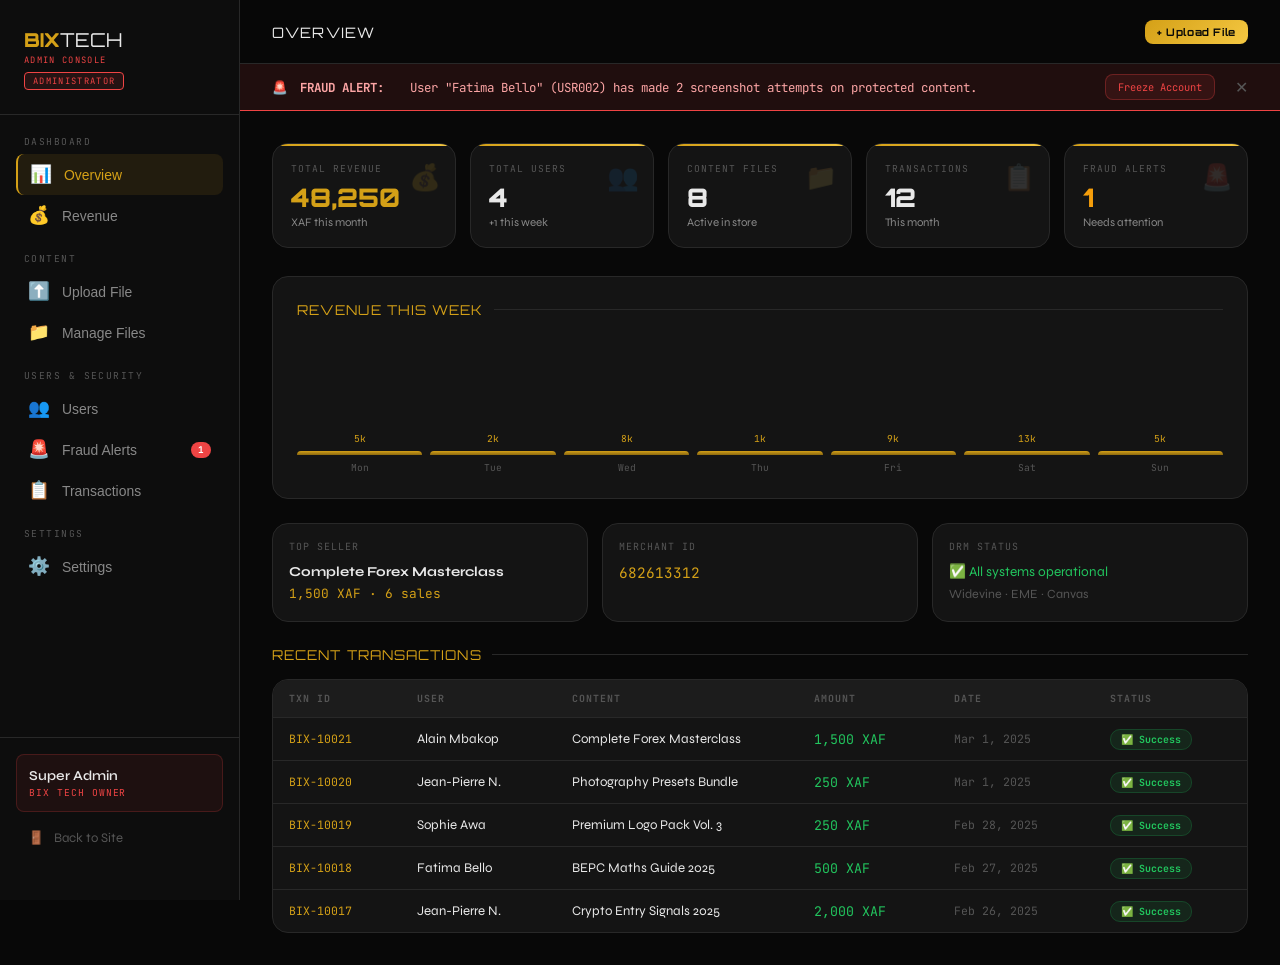
<file: admin.html>
<!DOCTYPE html>
<html lang="en">
<head>
  <meta charset="UTF-8"/>
  <meta name="viewport" content="width=device-width, initial-scale=1.0"/>
  <title>Admin Panel — BIX TECH</title>
  <link rel="preconnect" href="https://fonts.googleapis.com"/>
  <link rel="preconnect" href="https://fonts.gstatic.com" crossorigin/>
  <link href="https://fonts.googleapis.com/css2?family=Orbitron:wght@400;700;900&family=Syne:wght@400;600;800&family=JetBrains+Mono:wght@300;400;700&display=swap" rel="stylesheet"/>
  <style>
    :root{
      --black:#080808;--obsidian:#0d0d0d;--surface:#141414;--surface2:#1c1c1c;
      --border:#282828;--gold:#d4a017;--gold-bright:#f5c842;--gold-dim:#8a6810;
      --text:#e8e8e8;--text-dim:#888;--text-muted:#555;
      --good:#22c55e;--bad:#ef4444;--warn:#f59e0b;
      --radius:8px;--radius-lg:16px;
      --font-display:'Orbitron',monospace;--font-body:'Syne',sans-serif;--font-mono:'JetBrains Mono',monospace;
    }
    *,*::before,*::after{box-sizing:border-box;margin:0;padding:0}
    body{background:var(--black);color:var(--text);font-family:var(--font-body);display:flex;min-height:100vh}

    /* ── SIDEBAR ── */
    .sidebar{width:240px;min-width:240px;background:var(--obsidian);border-right:1px solid var(--border);display:flex;flex-direction:column;padding:28px 0;position:fixed;top:0;left:0;height:100vh;z-index:100;transition:transform 0.3s}
    .sidebar-logo{padding:0 24px 24px;border-bottom:1px solid var(--border);margin-bottom:20px}
    .logo-bix{font-family:var(--font-display);font-size:1.2rem;font-weight:900;color:var(--gold)}
    .logo-tech{font-family:var(--font-display);font-size:1.2rem;color:var(--text)}
    .logo-sub{font-family:var(--font-mono);font-size:0.55rem;color:var(--bad);letter-spacing:0.15em;margin-top:2px}
    .admin-badge{display:inline-block;background:rgba(239,68,68,0.1);border:1px solid var(--bad);color:var(--bad);font-family:var(--font-mono);font-size:0.55rem;letter-spacing:0.15em;padding:2px 8px;border-radius:4px;margin-top:6px}
    .nav-section{padding:0 16px;margin-bottom:8px}
    .nav-section-label{font-family:var(--font-mono);font-size:0.6rem;color:var(--text-muted);letter-spacing:0.15em;padding:0 8px;margin-bottom:6px}
    .nav-item{display:flex;align-items:center;gap:12px;padding:10px 12px;border-radius:var(--radius);color:var(--text-dim);font-size:0.87rem;cursor:pointer;transition:all 0.2s;border:none;background:none;width:100%;text-align:left;text-decoration:none}
    .nav-item:hover{background:var(--surface);color:var(--text)}
    .nav-item.active{background:rgba(212,160,23,0.1);color:var(--gold);border-left:2px solid var(--gold)}
    .nav-icon{font-size:1.1rem;width:22px;text-align:center}
    .nav-badge-red{margin-left:auto;background:var(--bad);color:white;font-family:var(--font-mono);font-size:0.58rem;padding:2px 7px;border-radius:10px;font-weight:700}
    .sidebar-bottom{margin-top:auto;padding:16px;border-top:1px solid var(--border)}
    .admin-card{background:rgba(239,68,68,0.08);border:1px solid rgba(239,68,68,0.2);border-radius:var(--radius);padding:12px}
    .admin-card-name{font-size:0.85rem;font-weight:600;margin-bottom:2px}
    .admin-card-role{font-family:var(--font-mono);font-size:0.6rem;color:var(--bad);letter-spacing:0.1em}

    /* ── MAIN ── */
    .main{margin-left:240px;flex:1;display:flex;flex-direction:column;min-height:100vh}
    .topbar{background:rgba(8,8,8,0.9);border-bottom:1px solid var(--border);padding:0 32px;height:64px;display:flex;align-items:center;gap:16px;position:sticky;top:0;z-index:50;backdrop-filter:blur(12px)}
    .topbar-title{font-family:var(--font-display);font-size:0.9rem;letter-spacing:0.08em}
    .topbar-right{margin-left:auto;display:flex;align-items:center;gap:12px}
    .fraud-alert-bar{background:rgba(239,68,68,0.1);border-bottom:1px solid var(--bad);padding:10px 32px;display:flex;align-items:center;gap:12px;font-family:var(--font-mono);font-size:0.78rem;color:#fca5a5}
    .fraud-alert-bar.hidden{display:none}

    .page-content{padding:32px;flex:1}
    .panel{display:none}
    .panel.active{display:block}

    /* ── STATS ── */
    .stats-row{display:grid;grid-template-columns:repeat(5,1fr);gap:14px;margin-bottom:28px}
    .stat-card{background:var(--surface);border:1px solid var(--border);border-radius:var(--radius-lg);padding:18px;position:relative;overflow:hidden;transition:border-color 0.2s}
    .stat-card:hover{border-color:rgba(212,160,23,0.3)}
    .stat-card::before{content:'';position:absolute;top:0;left:0;right:0;height:2px;background:linear-gradient(90deg,var(--gold),var(--gold-bright))}
    .stat-label{font-family:var(--font-mono);font-size:0.6rem;color:var(--text-muted);letter-spacing:0.1em;margin-bottom:6px}
    .stat-value{font-family:var(--font-display);font-size:1.6rem;font-weight:900;margin-bottom:2px}
    .stat-sub{font-size:0.72rem;color:var(--text-dim)}
    .stat-icon{position:absolute;top:18px;right:14px;font-size:1.6rem;opacity:0.12}

    /* ── SECTION TITLE ── */
    .section-title{font-family:var(--font-display);font-size:0.85rem;letter-spacing:0.08em;margin-bottom:16px;display:flex;align-items:center;gap:10px;color:var(--gold)}
    .stl{flex:1;height:1px;background:var(--border)}

    /* ── TABLE ── */
    .table-wrap{overflow-x:auto;background:var(--surface);border:1px solid var(--border);border-radius:var(--radius-lg)}
    .data-table{width:100%;border-collapse:collapse;font-size:0.83rem}
    .data-table th{font-family:var(--font-mono);font-size:0.62rem;letter-spacing:0.1em;color:var(--text-muted);padding:12px 16px;text-align:left;border-bottom:1px solid var(--border);background:var(--surface2)}
    .data-table td{padding:12px 16px;border-bottom:1px solid var(--border)}
    .data-table tr:last-child td{border-bottom:none}
    .data-table tr:hover td{background:rgba(255,255,255,0.02)}
    .status-pill{font-family:var(--font-mono);font-size:0.62rem;padding:3px 10px;border-radius:10px;font-weight:700}
    .status-active{background:rgba(34,197,94,0.1);color:var(--good);border:1px solid rgba(34,197,94,0.2)}
    .status-frozen{background:rgba(239,68,68,0.1);color:var(--bad);border:1px solid rgba(239,68,68,0.2)}
    .status-flagged{background:rgba(245,158,11,0.1);color:var(--warn);border:1px solid rgba(245,158,11,0.2)}
    .status-pending{background:rgba(212,160,23,0.1);color:var(--gold);border:1px solid rgba(212,160,23,0.2)}
    .status-success{background:rgba(34,197,94,0.1);color:var(--good);border:1px solid rgba(34,197,94,0.2)}

    /* ── BUTTONS ── */
    .btn-gold{background:linear-gradient(135deg,var(--gold),var(--gold-bright));color:var(--black);border:none;padding:9px 20px;border-radius:var(--radius);font-family:var(--font-display);font-size:0.72rem;font-weight:700;letter-spacing:0.06em;cursor:pointer;transition:all 0.2s}
    .btn-gold:hover{transform:translateY(-1px);box-shadow:0 6px 20px rgba(212,160,23,0.35)}
    .btn-ghost{background:transparent;color:var(--text-dim);border:1px solid var(--border);padding:9px 20px;border-radius:var(--radius);font-family:var(--font-display);font-size:0.72rem;cursor:pointer;transition:all 0.2s}
    .btn-ghost:hover{border-color:var(--gold);color:var(--gold)}
    .btn-danger{background:rgba(239,68,68,0.1);color:var(--bad);border:1px solid rgba(239,68,68,0.3);padding:7px 14px;border-radius:var(--radius);font-family:var(--font-mono);font-size:0.65rem;cursor:pointer;transition:all 0.2s}
    .btn-danger:hover{background:rgba(239,68,68,0.2)}
    .btn-sm{padding:5px 12px;font-size:0.65rem}
    .btn-warn{background:rgba(245,158,11,0.1);color:var(--warn);border:1px solid rgba(245,158,11,0.3);padding:5px 12px;border-radius:var(--radius);font-family:var(--font-mono);font-size:0.65rem;cursor:pointer;transition:all 0.2s}
    .btn-warn:hover{background:rgba(245,158,11,0.2)}

    /* ── UPLOAD ── */
    .upload-zone{border:2px dashed var(--border);border-radius:var(--radius-lg);padding:36px;text-align:center;transition:all 0.2s;cursor:pointer;background:var(--surface)}
    .upload-zone:hover,.upload-zone.drag-over{border-color:var(--gold);background:rgba(212,160,23,0.03)}
    .upload-icon-big{font-size:2.5rem;margin-bottom:8px}
    .upload-zone p{color:var(--text-muted);font-size:0.83rem;margin:4px 0}
    .upload-link{color:var(--gold);cursor:pointer;text-decoration:underline}
    .form-group{margin-bottom:14px}
    .form-label{display:block;font-family:var(--font-mono);font-size:0.63rem;letter-spacing:0.1em;color:var(--text-muted);margin-bottom:5px}
    .form-input{width:100%;background:var(--surface2);border:1px solid var(--border);border-radius:var(--radius);color:var(--text);padding:10px 12px;font-family:var(--font-body);font-size:0.87rem;outline:none;transition:border-color 0.2s;resize:vertical}
    .form-input:focus{border-color:var(--gold)}
    .form-row{display:grid;grid-template-columns:1fr 1fr;gap:14px}
    .toggle-row{display:flex;align-items:center;gap:12px;margin-bottom:14px;font-family:var(--font-mono);font-size:0.78rem;color:var(--text-dim)}
    .toggle{position:relative;display:inline-block;width:42px;height:22px}
    .toggle input{opacity:0;width:0;height:0}
    .toggle-slider{position:absolute;inset:0;background:var(--border);border-radius:11px;cursor:pointer;transition:0.3s}
    .toggle-slider::before{content:'';position:absolute;width:16px;height:16px;left:3px;top:3px;background:white;border-radius:50%;transition:0.3s}
    input:checked+.toggle-slider{background:var(--gold)}
    input:checked+.toggle-slider::before{transform:translateX(20px)}
    .toggle-status{font-weight:700}
    .upload-grid{display:grid;grid-template-columns:1fr 1fr;gap:24px;margin-bottom:24px}

    /* ── FILE CARDS ── */
    .files-grid{display:grid;grid-template-columns:repeat(auto-fill,minmax(260px,1fr));gap:14px;margin-bottom:24px}
    .file-card{background:var(--surface);border:1px solid var(--border);border-radius:var(--radius-lg);overflow:hidden;transition:border-color 0.2s}
    .file-card:hover{border-color:rgba(212,160,23,0.3)}
    .file-thumb{height:120px;background:linear-gradient(135deg,#0a0a0a,#181818);display:flex;align-items:center;justify-content:center;font-size:2.5rem;position:relative;opacity:0.7}
    .file-drm-tag{position:absolute;top:8px;left:8px;font-family:var(--font-mono);font-size:0.58rem;color:var(--gold);background:rgba(8,8,8,0.85);border:1px solid var(--gold-dim);padding:2px 7px;border-radius:4px;letter-spacing:0.1em}
    .file-unprotected-tag{position:absolute;top:8px;left:8px;font-family:var(--font-mono);font-size:0.58rem;color:var(--warn);background:rgba(8,8,8,0.85);border:1px solid rgba(245,158,11,0.3);padding:2px 7px;border-radius:4px;letter-spacing:0.1em}
    .file-body{padding:14px}
    .file-title{font-family:var(--font-display);font-size:0.78rem;letter-spacing:0.04em;margin-bottom:6px}
    .file-meta{display:flex;justify-content:space-between;align-items:center;margin-bottom:10px}
    .file-price{font-family:var(--font-display);color:var(--gold);font-size:0.9rem}
    .file-type-tag{font-family:var(--font-mono);font-size:0.6rem;color:var(--text-muted);background:var(--surface2);padding:2px 7px;border-radius:4px}
    .file-actions{display:flex;gap:6px}

    /* ── REVENUE CHART ── */
    .chart-bar-wrap{background:var(--surface);border:1px solid var(--border);border-radius:var(--radius-lg);padding:24px;margin-bottom:24px}
    .chart-bars{display:flex;align-items:flex-end;gap:8px;height:140px;margin-top:16px}
    .chart-bar-col{flex:1;display:flex;flex-direction:column;align-items:center;gap:6px}
    .chart-bar{width:100%;background:linear-gradient(180deg,var(--gold),var(--gold-dim));border-radius:4px 4px 0 0;min-height:4px;transition:all 0.5s}
    .chart-bar-label{font-family:var(--font-mono);font-size:0.6rem;color:var(--text-muted)}
    .chart-bar-val{font-family:var(--font-mono);font-size:0.6rem;color:var(--gold)}

    /* ── MINI CARDS ── */
    .mini-cards{display:grid;grid-template-columns:repeat(3,1fr);gap:14px;margin-bottom:24px}
    .mini-card{background:var(--surface);border:1px solid var(--border);border-radius:var(--radius-lg);padding:16px}
    .mini-card-title{font-family:var(--font-mono);font-size:0.62rem;color:var(--text-muted);margin-bottom:8px;letter-spacing:0.1em}
    .mini-card-body{font-size:0.85rem;line-height:1.6}

    /* ── MODAL ── */
    .modal-overlay{position:fixed;inset:0;z-index:500;background:rgba(0,0,0,0.85);backdrop-filter:blur(10px);display:none;align-items:center;justify-content:center;padding:24px}
    .modal-box{background:var(--surface);border:1px solid var(--border);border-radius:var(--radius-lg);width:100%;max-width:500px;padding:32px;position:relative;animation:slideUp 0.3s ease;max-height:90vh;overflow-y:auto}
    @keyframes slideUp{from{transform:translateY(20px);opacity:0}to{transform:translateY(0);opacity:1}}
    .modal-close{position:absolute;top:14px;right:14px;background:none;border:1px solid var(--border);color:var(--text-dim);width:30px;height:30px;border-radius:50%;cursor:pointer;font-size:0.8rem}
    .modal-close:hover{border-color:var(--gold);color:var(--gold)}
    .modal-title{font-family:var(--font-display);font-size:1rem;letter-spacing:0.08em;margin-bottom:20px}

    /* ── TOAST ── */
    .toast{position:fixed;bottom:24px;right:24px;z-index:980;padding:12px 20px;border-radius:var(--radius);font-family:var(--font-mono);font-size:0.78rem;transform:translateY(80px);opacity:0;transition:all 0.35s cubic-bezier(0.34,1.56,0.64,1);pointer-events:none}
    .toast.show{transform:translateY(0);opacity:1}
    .toast.good{background:var(--good);color:#000}
    .toast.bad{background:var(--bad);color:#fff}
    .toast.info{background:var(--gold);color:var(--black)}

    /* ── HAMBURGER ── */
    .hamburger{display:none;background:none;border:none;cursor:pointer;flex-direction:column;gap:5px;padding:4px}
    .hamburger span{display:block;width:22px;height:2px;background:var(--text)}
    .sidebar-overlay{position:fixed;inset:0;background:rgba(0,0,0,0.5);z-index:99;display:none}
    .sidebar-overlay.show{display:block}

    @media(max-width:1100px){.stats-row{grid-template-columns:repeat(3,1fr)}}
    @media(max-width:900px){
      .sidebar{transform:translateX(-100%)}.sidebar.open{transform:translateX(0)}
      .main{margin-left:0}.hamburger{display:flex}
      .stats-row{grid-template-columns:1fr 1fr}.upload-grid{grid-template-columns:1fr}
      .mini-cards{grid-template-columns:1fr 1fr}
    }
    @media(max-width:600px){
      .stats-row{grid-template-columns:1fr 1fr}.form-row{grid-template-columns:1fr}
      .page-content{padding:20px 16px}.topbar{padding:0 16px}.mini-cards{grid-template-columns:1fr}
    }
  </style>
</head>
<body>

<!-- TOAST -->
<div class="toast" id="toast"></div>
<div class="sidebar-overlay" id="sidebarOverlay" onclick="toggleSidebar()"></div>

<!-- ═══ SIDEBAR ═══ -->
<aside class="sidebar" id="sidebar">
  <div class="sidebar-logo">
    <div><span class="logo-bix">BIX</span><span class="logo-tech">TECH</span></div>
    <div class="logo-sub">ADMIN CONSOLE</div>
    <div class="admin-badge">ADMINISTRATOR</div>
  </div>

  <div class="nav-section">
    <div class="nav-section-label">DASHBOARD</div>
    <button class="nav-item active" onclick="showPanel('overview',this)"><span class="nav-icon">📊</span> Overview</button>
    <button class="nav-item" onclick="showPanel('revenue',this)"><span class="nav-icon">💰</span> Revenue</button>
  </div>

  <div class="nav-section" style="margin-top:8px">
    <div class="nav-section-label">CONTENT</div>
    <button class="nav-item" onclick="showPanel('upload',this)"><span class="nav-icon">⬆️</span> Upload File</button>
    <button class="nav-item" onclick="showPanel('files',this)"><span class="nav-icon">📁</span> Manage Files</button>
  </div>

  <div class="nav-section" style="margin-top:8px">
    <div class="nav-section-label">USERS & SECURITY</div>
    <button class="nav-item" onclick="showPanel('users',this)"><span class="nav-icon">👥</span> Users</button>
    <button class="nav-item" onclick="showPanel('fraud',this)">
      <span class="nav-icon">🚨</span> Fraud Alerts
      <span class="nav-badge-red" id="fraudCount">1</span>
    </button>
    <button class="nav-item" onclick="showPanel('transactions',this)"><span class="nav-icon">📋</span> Transactions</button>
  </div>

  <div class="nav-section" style="margin-top:8px">
    <div class="nav-section-label">SETTINGS</div>
    <button class="nav-item" onclick="showPanel('settings',this)"><span class="nav-icon">⚙️</span> Settings</button>
  </div>

  <div class="sidebar-bottom">
    <div class="admin-card">
      <div class="admin-card-name">Super Admin</div>
      <div class="admin-card-role">BIX TECH OWNER</div>
    </div>
    <a href="index.html" style="display:flex;align-items:center;gap:10px;padding:10px 12px;color:var(--text-muted);font-size:0.82rem;text-decoration:none;margin-top:8px;border-radius:var(--radius);transition:all 0.2s" onmouseover="this.style.color='var(--bad)'" onmouseout="this.style.color='var(--text-muted)'">
      <span>🚪</span> Back to Site
    </a>
  </div>
</aside>

<!-- ═══ MAIN ═══ -->
<div class="main">
  <div class="topbar">
    <button class="hamburger" onclick="toggleSidebar()"><span></span><span></span><span></span></button>
    <span class="topbar-title" id="topbarTitle">OVERVIEW</span>
    <div class="topbar-right">
      <button class="btn-gold btn-sm" onclick="showPanel('upload',null)">+ Upload File</button>
    </div>
  </div>

  <!-- Fraud Alert Bar -->
  <div class="fraud-alert-bar" id="fraudAlertBar">
    🚨 <strong>FRAUD ALERT:</strong>&nbsp; User "Fatima Bello" (USR002) has made 2 screenshot attempts on protected content.
    <button class="btn-danger btn-sm" style="margin-left:auto" onclick="freezeFromAlert('USR002')">Freeze Account</button>
    <button style="background:none;border:none;color:var(--text-muted);cursor:pointer;margin-left:8px;font-size:1rem" onclick="dismissAlert()">✕</button>
  </div>

  <div class="page-content">

    <!-- ══ OVERVIEW ══ -->
    <div class="panel active" id="panel-overview">
      <div class="stats-row">
        <div class="stat-card">
          <div class="stat-label">TOTAL REVENUE</div>
          <div class="stat-value" style="color:var(--gold)">48,250</div>
          <div class="stat-sub">XAF this month</div>
          <div class="stat-icon">💰</div>
        </div>
        <div class="stat-card">
          <div class="stat-label">TOTAL USERS</div>
          <div class="stat-value">4</div>
          <div class="stat-sub">+1 this week</div>
          <div class="stat-icon">👥</div>
        </div>
        <div class="stat-card">
          <div class="stat-label">CONTENT FILES</div>
          <div class="stat-value" id="fileCountStat">8</div>
          <div class="stat-sub">Active in store</div>
          <div class="stat-icon">📁</div>
        </div>
        <div class="stat-card">
          <div class="stat-label">TRANSACTIONS</div>
          <div class="stat-value">12</div>
          <div class="stat-sub">This month</div>
          <div class="stat-icon">📋</div>
        </div>
        <div class="stat-card">
          <div class="stat-label">FRAUD ALERTS</div>
          <div class="stat-value" id="fraudAlertStat" style="color:var(--warn)">1</div>
          <div class="stat-sub">Needs attention</div>
          <div class="stat-icon">🚨</div>
        </div>
      </div>

      <!-- Revenue Chart -->
      <div class="chart-bar-wrap">
        <div class="section-title">REVENUE THIS WEEK <div class="stl"></div></div>
        <div class="chart-bars" id="chartBars"></div>
      </div>

      <div class="mini-cards">
        <div class="mini-card">
          <div class="mini-card-title">TOP SELLER</div>
          <div class="mini-card-body">
            <strong>Complete Forex Masterclass</strong><br/>
            <span style="color:var(--gold);font-family:var(--font-mono);font-size:0.8rem">1,500 XAF · 6 sales</span>
          </div>
        </div>
        <div class="mini-card">
          <div class="mini-card-title">MERCHANT ID</div>
          <div class="mini-card-body" style="font-family:var(--font-mono);font-size:0.9rem;color:var(--gold)">682613312</div>
        </div>
        <div class="mini-card">
          <div class="mini-card-title">DRM STATUS</div>
          <div class="mini-card-body" style="color:var(--good)">✅ All systems operational<br/><span style="color:var(--text-muted);font-size:0.78rem">Widevine · EME · Canvas</span></div>
        </div>
      </div>

      <div class="section-title">RECENT TRANSACTIONS <div class="stl"></div></div>
      <div class="table-wrap">
        <table class="data-table" id="recentTxnTable"></table>
      </div>
    </div>

    <!-- ══ REVENUE ══ -->
    <div class="panel" id="panel-revenue">
      <div class="stats-row" style="grid-template-columns:repeat(3,1fr)">
        <div class="stat-card">
          <div class="stat-label">TODAY</div>
          <div class="stat-value" style="color:var(--gold)">4,750</div>
          <div class="stat-sub">XAF collected</div>
        </div>
        <div class="stat-card">
          <div class="stat-label">THIS MONTH</div>
          <div class="stat-value" style="color:var(--gold)">48,250</div>
          <div class="stat-sub">XAF · 12 transactions</div>
        </div>
        <div class="stat-card">
          <div class="stat-label">ALL TIME</div>
          <div class="stat-value" style="color:var(--gold)">142,900</div>
          <div class="stat-sub">XAF total revenue</div>
        </div>
      </div>
      <div class="chart-bar-wrap">
        <div class="section-title">MONTHLY BREAKDOWN <div class="stl"></div></div>
        <div class="chart-bars" id="monthChart"></div>
      </div>
      <div class="section-title">ALL TRANSACTIONS <div class="stl"></div></div>
      <div class="table-wrap">
        <table class="data-table" id="allTxnTable"></table>
      </div>
    </div>

    <!-- ══ UPLOAD ══ -->
    <div class="panel" id="panel-upload">
      <div class="upload-grid">
        <div>
          <div class="upload-zone" id="uploadZone" ondragover="event.preventDefault();this.classList.add('drag-over')" ondragleave="this.classList.remove('drag-over')" ondrop="handleDrop(event)">
            <div class="upload-icon-big" id="uploadIconBig">📁</div>
            <p id="uploadZoneText">Drag & drop your file here</p>
            <p>or <label class="upload-link" for="fileInput">browse to upload</label></p>
            <input type="file" id="fileInput" accept="video/*,application/pdf,image/*,.docx,.doc" onchange="handleFile(event)" style="display:none"/>
            <p style="font-family:var(--font-mono);font-size:0.65rem;margin-top:8px;color:var(--text-muted)">MP4, PDF, JPG, PNG, DOCX · Max 500MB</p>
          </div>
        </div>
        <div>
          <div class="form-group">
            <label class="form-label">CONTENT TITLE</label>
            <input class="form-input" id="uploadTitle" placeholder="Enter a clear title"/>
          </div>
          <div class="form-group">
            <label class="form-label">DESCRIPTION</label>
            <textarea class="form-input" id="uploadDesc" placeholder="Describe your content…" rows="3"></textarea>
          </div>
          <div class="form-row">
            <div class="form-group">
              <label class="form-label">PRICE (XAF)</label>
              <select class="form-input" id="uploadPrice" onchange="toggleCustom()">
                <option value="250">250 XAF</option>
                <option value="500">500 XAF</option>
                <option value="1000">1,000 XAF</option>
                <option value="custom">Custom…</option>
              </select>
            </div>
            <div class="form-group" id="customPriceGroup" style="display:none">
              <label class="form-label">CUSTOM PRICE</label>
              <input class="form-input" type="number" id="customPrice" placeholder="Min. 250" min="250"/>
            </div>
          </div>
          <div class="toggle-row">
            <span>Anti-Screenshot Protection</span>
            <label class="toggle"><input type="checkbox" id="antiScreenshot" checked onchange="updateToggleLabel()"/><span class="toggle-slider"></span></label>
            <span class="toggle-status" id="antiLabel" style="color:var(--good)">ENABLED</span>
          </div>
          <div class="toggle-row">
            <span>Dynamic Watermark</span>
            <label class="toggle"><input type="checkbox" id="watermarkToggle" checked/><span class="toggle-slider"></span></label>
            <span class="toggle-status" style="color:var(--good)">ENABLED</span>
          </div>
          <div class="toggle-row">
            <span>Hardware DRM (EME)</span>
            <label class="toggle"><input type="checkbox" id="drmToggle" checked/><span class="toggle-slider"></span></label>
            <span class="toggle-status" style="color:var(--good)">ENABLED</span>
          </div>
          <button class="btn-gold" style="width:100%;padding:13px" onclick="uploadFile()">⚡ Upload & Protect Content</button>
        </div>
      </div>
    </div>

    <!-- ══ MANAGE FILES ══ -->
    <div class="panel" id="panel-files">
      <div style="display:flex;align-items:center;justify-content:space-between;margin-bottom:20px;flex-wrap:wrap;gap:10px">
        <div>
          <div class="section-title" style="margin-bottom:4px">ALL CONTENT FILES <div class="stl"></div></div>
          <span style="font-family:var(--font-mono);font-size:0.7rem;color:var(--text-muted)" id="fileCountLabel">8 files</span>
        </div>
        <button class="btn-gold btn-sm" onclick="showPanel('upload',null)">+ Upload New</button>
      </div>
      <div class="files-grid" id="filesGrid"></div>
    </div>

    <!-- ══ USERS ══ -->
    <div class="panel" id="panel-users">
      <div style="display:flex;justify-content:space-between;align-items:center;margin-bottom:20px;flex-wrap:wrap;gap:10px">
        <div class="section-title" style="margin-bottom:0">ALL USERS <div class="stl"></div></div>
        <input class="form-input" style="max-width:240px" type="text" placeholder="🔍 Search users…" oninput="filterUsers(this.value)"/>
      </div>
      <div class="table-wrap">
        <table class="data-table">
          <thead><tr><th>USER</th><th>JOINED</th><th>PURCHASES</th><th>SPENT (XAF)</th><th>SCREENSHOT ATTEMPTS</th><th>STATUS</th><th>ACTIONS</th></tr></thead>
          <tbody id="usersBody"></tbody>
        </table>
      </div>
    </div>

    <!-- ══ FRAUD ALERTS ══ -->
    <div class="panel" id="panel-fraud">
      <div class="section-title">FRAUD & SECURITY ALERTS <div class="stl"></div></div>
      <div id="fraudList"></div>
    </div>

    <!-- ══ TRANSACTIONS ══ -->
    <div class="panel" id="panel-transactions">
      <div class="section-title">ALL TRANSACTIONS <div class="stl"></div></div>
      <div class="table-wrap">
        <table class="data-table">
          <thead><tr><th>TXN ID</th><th>USER</th><th>CONTENT</th><th>AMOUNT</th><th>DATE</th><th>STATUS</th></tr></thead>
          <tbody id="txnsBody"></tbody>
        </table>
      </div>
    </div>

    <!-- ══ SETTINGS ══ -->
    <div class="panel" id="panel-settings">
      <div style="display:grid;grid-template-columns:1fr 1fr;gap:24px">
        <div style="background:var(--surface);border:1px solid var(--border);border-radius:var(--radius-lg);padding:24px">
          <h3 style="font-family:var(--font-display);font-size:0.85rem;color:var(--gold);margin-bottom:16px;letter-spacing:0.08em">PAYMENT SETTINGS</h3>
          <div class="form-group">
            <label class="form-label">MOMO MERCHANT NUMBER</label>
            <input class="form-input" value="682613312" readonly style="font-family:var(--font-mono);color:var(--gold)"/>
          </div>
          <div class="form-group">
            <label class="form-label">MINIMUM PRICE (XAF)</label>
            <input class="form-input" type="number" value="250" min="100"/>
          </div>
          <div class="form-group">
            <label class="form-label">WEBHOOK URL</label>
            <input class="form-input" placeholder="https://your-backend.com/webhook"/>
          </div>
          <button class="btn-gold" onclick="showToast('Payment settings saved!','good')">Save Payment Settings</button>
        </div>
        <div style="background:var(--surface);border:1px solid var(--border);border-radius:var(--radius-lg);padding:24px">
          <h3 style="font-family:var(--font-display);font-size:0.85rem;color:var(--gold);margin-bottom:16px;letter-spacing:0.08em">SECURITY DEFAULTS</h3>
          <div class="toggle-row">
            <span>Enable DRM on all uploads</span>
            <label class="toggle"><input type="checkbox" checked/><span class="toggle-slider"></span></label>
          </div>
          <div class="toggle-row">
            <span>Forensic watermarks</span>
            <label class="toggle"><input type="checkbox" checked/><span class="toggle-slider"></span></label>
          </div>
          <div class="toggle-row">
            <span>Auto-freeze on 3 attempts</span>
            <label class="toggle"><input type="checkbox" checked/><span class="toggle-slider"></span></label>
          </div>
          <div class="toggle-row">
            <span>Blur on focus loss</span>
            <label class="toggle"><input type="checkbox" checked/><span class="toggle-slider"></span></label>
          </div>
          <div class="form-group" style="margin-top:8px">
            <label class="form-label">MAX SCREENSHOT ATTEMPTS</label>
            <select class="form-input"><option>1</option><option>2</option><option selected>3</option><option>5</option></select>
          </div>
          <button class="btn-gold" onclick="showToast('Security settings saved!','good')">Save Security Settings</button>
        </div>
        <div style="background:var(--surface);border:1px solid var(--border);border-radius:var(--radius-lg);padding:24px">
          <h3 style="font-family:var(--font-display);font-size:0.85rem;color:var(--gold);margin-bottom:16px;letter-spacing:0.08em">ADMIN PASSWORD</h3>
          <div class="form-group">
            <label class="form-label">CURRENT PASSWORD</label>
            <input class="form-input" type="password" placeholder="••••••••"/>
          </div>
          <div class="form-group">
            <label class="form-label">NEW PASSWORD</label>
            <input class="form-input" type="password" placeholder="••••••••"/>
          </div>
          <button class="btn-gold" onclick="showToast('Password updated!','good')">Update Password</button>
        </div>
        <div style="background:var(--surface);border:1px solid var(--border);border-radius:var(--radius-lg);padding:24px">
          <h3 style="font-family:var(--font-display);font-size:0.85rem;color:var(--gold);margin-bottom:16px;letter-spacing:0.08em">PLATFORM INFO</h3>
          <div style="font-family:var(--font-mono);font-size:0.75rem;line-height:2;color:var(--text-dim)">
            Platform: <span style="color:var(--text)">BIX TECH v1.0</span><br/>
            DRM Engine: <span style="color:var(--good)">Widevine EME ✅</span><br/>
            Canvas Renderer: <span style="color:var(--good)">Active ✅</span><br/>
            Merchant: <span style="color:var(--gold)">682613312</span><br/>
            Min. Price: <span style="color:var(--text)">250 XAF</span><br/>
            Hosted on: <span style="color:var(--text)">GitHub Pages</span>
          </div>
        </div>
      </div>
    </div>

  </div><!-- /page-content -->
</div><!-- /main -->

<!-- Delete Confirm Modal -->
<div class="modal-overlay" id="deleteModal" onclick="if(event.target===this)closeModal('deleteModal')">
  <div class="modal-box">
    <button class="modal-close" onclick="closeModal('deleteModal')">✕</button>
    <div class="modal-title" style="color:var(--bad)">⚠️ DELETE FILE</div>
    <p style="color:var(--text-dim);margin-bottom:20px;font-size:0.88rem">Are you sure you want to delete "<span id="deleteFileName"></span>"? This cannot be undone. Users who purchased it will lose access.</p>
    <div style="display:flex;gap:10px">
      <button class="btn-ghost" style="flex:1" onclick="closeModal('deleteModal')">Cancel</button>
      <button class="btn-danger" style="flex:1" onclick="confirmDelete()">Delete Permanently</button>
    </div>
  </div>
</div>

<!-- Edit Price Modal -->
<div class="modal-overlay" id="editModal" onclick="if(event.target===this)closeModal('editModal')">
  <div class="modal-box">
    <button class="modal-close" onclick="closeModal('editModal')">✕</button>
    <div class="modal-title">EDIT FILE</div>
    <div class="form-group">
      <label class="form-label">TITLE</label>
      <input class="form-input" id="editTitle"/>
    </div>
    <div class="form-group">
      <label class="form-label">PRICE (XAF)</label>
      <select class="form-input" id="editPrice">
        <option value="250">250 XAF</option>
        <option value="500">500 XAF</option>
        <option value="1000">1,000 XAF</option>
        <option value="2000">2,000 XAF</option>
        <option value="custom">Custom</option>
      </select>
    </div>
    <div class="toggle-row">
      <span>Anti-Screenshot</span>
      <label class="toggle"><input type="checkbox" id="editProtect" checked/><span class="toggle-slider"></span></label>
      <span id="editProtectLabel" style="color:var(--good);font-family:var(--font-mono);font-size:0.72rem">ENABLED</span>
    </div>
    <button class="btn-gold" style="width:100%" onclick="saveEdit()">Save Changes</button>
  </div>
</div>

<script>
// ── DATA ──
const TYPE_ICONS = {video:'🎬',pdf:'📄',doc:'📝',image:'🖼'};
let CATALOG = [
  {id:1,title:'Complete Forex Masterclass',type:'video',price:1500,desc:'Insider trading strategies from certified Forex gurus.',protected:true,sales:6},
  {id:2,title:'BEPC Maths Guide 2025',type:'pdf',price:500,desc:'Full revision guide for BEPC maths.',protected:true,sales:4},
  {id:3,title:'Real Estate Investment Kit',type:'doc',price:1000,desc:'Templates and tools for real estate investors.',protected:true,sales:2},
  {id:4,title:'Digital Marketing Blueprint',type:'pdf',price:750,desc:'Step-by-step guide to growing any business online.',protected:true,sales:3},
  {id:5,title:'Premium Logo Pack Vol. 3',type:'image',price:250,desc:'50 high-resolution logo templates.',protected:true,sales:8},
  {id:6,title:'Crypto Entry Signals 2025',type:'doc',price:2000,desc:'Entry-point strategies for major crypto assets.',protected:true,sales:1},
  {id:7,title:'French Grammar Crash Course',type:'video',price:500,desc:'Master French grammar in 30 days.',protected:true,sales:5},
  {id:8,title:'Photography Presets Bundle',type:'image',price:250,desc:'100 Lightroom presets for African landscapes.',protected:false,sales:9},
];
let USERS = [
  {id:'USR001',name:'Alain Mbakop',  email:'alain@ex.com',  joined:'Jan 15, 2025',purchases:5,spent:2750,attempts:0,status:'active'},
  {id:'USR002',name:'Fatima Bello',  email:'fatima@ex.com', joined:'Feb 3, 2025', purchases:2,spent:750, attempts:2,status:'flagged'},
  {id:'USR003',name:'Jean-Pierre N.',email:'jp@ex.com',     joined:'Nov 20, 2024',purchases:8,spent:9500,attempts:0,status:'active'},
  {id:'USR004',name:'Sophie Awa',    email:'sophie@ex.com', joined:'Mar 1, 2025', purchases:1,spent:250, attempts:3,status:'frozen'},
];
const TRANSACTIONS = [
  {id:'BIX-10021',user:'Alain Mbakop',  content:'Complete Forex Masterclass',amount:1500,date:'Mar 1, 2025', status:'success'},
  {id:'BIX-10020',user:'Jean-Pierre N.',content:'Photography Presets Bundle', amount:250, date:'Mar 1, 2025', status:'success'},
  {id:'BIX-10019',user:'Sophie Awa',    content:'Premium Logo Pack Vol. 3',  amount:250, date:'Feb 28, 2025',status:'success'},
  {id:'BIX-10018',user:'Fatima Bello',  content:'BEPC Maths Guide 2025',     amount:500, date:'Feb 27, 2025',status:'success'},
  {id:'BIX-10017',user:'Jean-Pierre N.',content:'Crypto Entry Signals 2025', amount:2000,date:'Feb 26, 2025',status:'success'},
  {id:'BIX-10016',user:'Alain Mbakop',  content:'Digital Marketing Blueprint',amount:750,date:'Feb 25, 2025',status:'success'},
  {id:'BIX-10015',user:'Jean-Pierre N.',content:'Real Estate Investment Kit', amount:1000,date:'Feb 24, 2025',status:'success'},
];
const WEEK_DATA = [
  {day:'Mon',amount:4500},{day:'Tue',amount:2250},{day:'Wed',amount:7500},{day:'Thu',amount:1000},
  {day:'Fri',amount:8750},{day:'Sat',amount:12500},{day:'Sun',amount:4750},
];
const MONTH_DATA = [
  {day:'Jan',amount:32000},{day:'Feb',amount:41500},{day:'Mar',amount:48250},{day:'Apr',amount:0},
];
let pendingDeleteId = null;
let editingId = null;
const FRAUD_ALERTS = [
  {id:'FA001',user:'Fatima Bello',userId:'USR002',attempts:2,time:'2 hours ago',content:'Complete Forex Masterclass',status:'open'},
  {id:'FA002',user:'Sophie Awa',  userId:'USR004',attempts:3,time:'3 days ago', content:'BEPC Maths Guide 2025',    status:'resolved'},
];

// ── INIT ──
window.addEventListener('DOMContentLoaded',()=>{
  renderOverview(); renderFiles(); renderUsers(USERS); renderFraud(); renderTransactions(TRANSACTIONS);
  renderChart('chartBars',WEEK_DATA);
  renderChart('monthChart',MONTH_DATA);
});

function showPanel(name,btn){
  document.querySelectorAll('.panel').forEach(p=>p.classList.remove('active'));
  document.getElementById('panel-'+name).classList.add('active');
  document.querySelectorAll('.nav-item').forEach(b=>b.classList.remove('active'));
  if(btn) btn.classList.add('active');
  const titles={overview:'OVERVIEW',revenue:'REVENUE',upload:'UPLOAD FILE',files:'MANAGE FILES',users:'USERS',fraud:'FRAUD ALERTS',transactions:'TRANSACTIONS',settings:'SETTINGS'};
  document.getElementById('topbarTitle').textContent=titles[name]||name.toUpperCase();
  if(window.innerWidth<900) toggleSidebar(false);
}

// ── OVERVIEW ──
function renderOverview(){
  document.getElementById('fileCountStat').textContent = CATALOG.length;
  const tbody = `<thead><tr><th>TXN ID</th><th>USER</th><th>CONTENT</th><th>AMOUNT</th><th>DATE</th><th>STATUS</th></tr></thead>
  <tbody>${TRANSACTIONS.slice(0,5).map(t=>`
    <tr>
      <td style="font-family:var(--font-mono);font-size:0.72rem;color:var(--gold)">${t.id}</td>
      <td>${t.user}</td>
      <td style="max-width:180px;overflow:hidden;text-overflow:ellipsis;white-space:nowrap">${t.content}</td>
      <td style="font-family:var(--font-mono);color:var(--good)">${t.amount.toLocaleString()} XAF</td>
      <td style="font-family:var(--font-mono);font-size:0.72rem;color:var(--text-muted)">${t.date}</td>
      <td><span class="status-pill status-success">✅ Success</span></td>
    </tr>`).join('')}</tbody>`;
  document.getElementById('recentTxnTable').innerHTML = tbody;
}

// ── CHART ──
function renderChart(id,data){
  const container = document.getElementById(id);
  if(!container) return;
  const max = Math.max(...data.map(d=>d.amount));
  container.innerHTML = data.map(d=>`
    <div class="chart-bar-col">
      <div class="chart-bar-val">${d.amount>0?Math.round(d.amount/1000)+'k':''}</div>
      <div class="chart-bar" style="height:${d.amount>0?Math.round((d.amount/max)*100):4}%"></div>
      <div class="chart-bar-label">${d.day}</div>
    </div>`).join('');
}

// ── FILES ──
function renderFiles(){
  document.getElementById('filesGrid').innerHTML = CATALOG.map(f=>`
    <div class="file-card">
      <div class="file-thumb">
        ${TYPE_ICONS[f.type]||'📦'}
        ${f.protected?'<div class="file-drm-tag">🛡 DRM</div>':'<div class="file-unprotected-tag">⚠ OPEN</div>'}
      </div>
      <div class="file-body">
        <div class="file-title">${f.title}</div>
        <div class="file-meta">
          <span class="file-price">${f.price.toLocaleString()} <span style="font-size:0.65rem;opacity:0.7">XAF</span></span>
          <span class="file-type-tag">${f.type.toUpperCase()}</span>
        </div>
        <div style="font-family:var(--font-mono);font-size:0.62rem;color:var(--text-muted);margin-bottom:10px">${f.sales} sale${f.sales!==1?'s':''} · ${f.protected?'🛡 Protected':'⚠ Unprotected'}</div>
        <div class="file-actions">
          <button class="btn-ghost btn-sm" style="flex:1" onclick="openEdit(${f.id})">✏ Edit</button>
          <button class="btn-danger btn-sm" onclick="openDelete(${f.id})">🗑</button>
        </div>
      </div>
    </div>`).join('');
  const lbl = document.getElementById('fileCountLabel');
  if(lbl) lbl.textContent = CATALOG.length+' files';
}

// ── USERS ──
function renderUsers(list){
  document.getElementById('usersBody').innerHTML = list.map(u=>`
    <tr>
      <td>
        <strong>${u.name}</strong><br/>
        <span style="font-family:var(--font-mono);font-size:0.62rem;color:var(--text-muted)">${u.email}</span>
      </td>
      <td style="font-family:var(--font-mono);font-size:0.72rem;color:var(--text-muted)">${u.joined}</td>
      <td style="text-align:center">${u.purchases}</td>
      <td style="font-family:var(--font-mono);color:var(--gold)">${u.spent.toLocaleString()}</td>
      <td style="text-align:center">
        <span style="color:${u.attempts>=3?'var(--bad)':u.attempts>=2?'var(--warn)':'var(--good)'}">${u.attempts} / 3</span>
      </td>
      <td>
        <span class="status-pill ${u.status==='active'?'status-active':u.status==='frozen'?'status-frozen':'status-flagged'}">
          ${u.status==='active'?'✅ Active':u.status==='frozen'?'🚫 Frozen':'⚠️ Flagged'}
        </span>
      </td>
      <td>
        <div style="display:flex;gap:6px">
          ${u.status!=='frozen'
            ?`<button class="btn-danger btn-sm" onclick="toggleUser('${u.id}','frozen')">Freeze</button>`
            :`<button class="btn-warn btn-sm" onclick="toggleUser('${u.id}','active')">Unfreeze</button>`
          }
          <button class="btn-ghost btn-sm" onclick="viewUserDetail('${u.id}')">View</button>
        </div>
      </td>
    </tr>`).join('');
}

function filterUsers(q){
  renderUsers(USERS.filter(u=>u.name.toLowerCase().includes(q.toLowerCase())||u.email.toLowerCase().includes(q.toLowerCase())));
}

function toggleUser(id,status){
  const u=USERS.find(u=>u.id===id);
  if(!u) return;
  u.status=status;
  if(status==='active') u.attempts=0;
  renderUsers(USERS);
  const fraudAlert=FRAUD_ALERTS.find(f=>f.userId===id&&f.status==='open');
  if(fraudAlert&&status==='frozen') fraudAlert.status='resolved';
  updateFraudCount();
  showToast(u.name+(status==='frozen'?' frozen.':" unfrozen."),'info');
}

function viewUserDetail(id){
  const u=USERS.find(u=>u.id===id);
  if(!u) return;
  showToast('Viewing: '+u.name,'info');
}

// ── FRAUD ──
function renderFraud(){
  document.getElementById('fraudList').innerHTML = FRAUD_ALERTS.map(f=>`
    <div style="background:var(--surface);border:1px solid ${f.status==='open'?'rgba(239,68,68,0.3)':'var(--border)'};border-radius:var(--radius-lg);padding:20px;margin-bottom:12px;display:flex;align-items:center;gap:16px;flex-wrap:wrap">
      <div style="font-size:1.8rem">${f.status==='open'?'🚨':'✅'}</div>
      <div style="flex:1">
        <div style="font-family:var(--font-display);font-size:0.8rem;margin-bottom:4px">${f.user} — ${f.attempts} attempt${f.attempts!==1?'s':''}</div>
        <div style="font-family:var(--font-mono);font-size:0.68rem;color:var(--text-muted)">On: ${f.content} · ${f.time}</div>
      </div>
      <span class="status-pill ${f.status==='open'?'status-frozen':'status-active'}">${f.status==='open'?'🔴 Open':'✅ Resolved'}</span>
      ${f.status==='open'?`<button class="btn-danger" onclick="resolveFraud('${f.id}','${f.userId}')">Freeze & Resolve</button>`:''}
    </div>`).join('');
}

function resolveFraud(fid,uid){
  toggleUser(uid,'frozen');
  const f=FRAUD_ALERTS.find(a=>a.id===fid);
  if(f) f.status='resolved';
  renderFraud(); updateFraudCount();
  showToast('User frozen. Alert resolved.','good');
}

function updateFraudCount(){
  const open=FRAUD_ALERTS.filter(f=>f.status==='open').length;
  document.getElementById('fraudCount').textContent=open;
  document.getElementById('fraudAlertStat').textContent=open;
}

function freezeFromAlert(uid){ toggleUser(uid,'frozen'); dismissAlert(); renderFraud(); updateFraudCount(); }
function dismissAlert(){ document.getElementById('fraudAlertBar').classList.add('hidden'); }

// ── TRANSACTIONS ──
function renderTransactions(list){
  document.getElementById('txnsBody').innerHTML = list.map(t=>`
    <tr>
      <td style="font-family:var(--font-mono);font-size:0.72rem;color:var(--gold)">${t.id}</td>
      <td>${t.user}</td>
      <td>${t.content}</td>
      <td style="font-family:var(--font-mono);color:var(--good)">${t.amount.toLocaleString()} XAF</td>
      <td style="font-family:var(--font-mono);font-size:0.72rem;color:var(--text-muted)">${t.date}</td>
      <td><span class="status-pill status-success">✅ Success</span></td>
    </tr>`).join('');
}

// ── UPLOAD ──
function handleFile(e){
  const f=e.target.files[0]; if(!f) return;
  document.getElementById('uploadIconBig').textContent = f.type.startsWith('video')?'🎬':f.type==='application/pdf'?'📄':f.type.startsWith('image')?'🖼':'📝';
  document.getElementById('uploadZoneText').textContent = f.name;
  if(!document.getElementById('uploadTitle').value)
    document.getElementById('uploadTitle').value = f.name.replace(/\.[^.]+$/,'').replace(/_/g,' ');
}

function handleDrop(e){
  e.preventDefault();
  document.getElementById('uploadZone').classList.remove('drag-over');
  const f=e.dataTransfer.files[0];
  if(f){ document.getElementById('fileInput').files = e.dataTransfer.files; handleFile({target:e.dataTransfer}); }
}

function toggleCustom(){
  document.getElementById('customPriceGroup').style.display =
    document.getElementById('uploadPrice').value==='custom'?'block':'none';
}

function updateToggleLabel(){
  const checked=document.getElementById('antiScreenshot').checked;
  document.getElementById('antiLabel').textContent=checked?'ENABLED':'DISABLED';
  document.getElementById('antiLabel').style.color=checked?'var(--good)':'var(--bad)';
}

function uploadFile(){
  const title=document.getElementById('uploadTitle').value.trim();
  if(!title){showToast('Please enter a title.','bad');return;}
  const priceVal=document.getElementById('uploadPrice').value;
  const price=priceVal==='custom'?parseInt(document.getElementById('customPrice').value)||250:parseInt(priceVal);
  const prot=document.getElementById('antiScreenshot').checked;
  const fi=document.getElementById('fileInput');
  let type='doc';
  if(fi.files[0]){
    const m=fi.files[0].type;
    if(m.startsWith('video')) type='video';
    else if(m==='application/pdf') type='pdf';
    else if(m.startsWith('image')) type='image';
  }
  CATALOG.push({id:Date.now(),title,type,price,desc:'Uploaded via Admin Panel.',protected:prot,sales:0});
  renderFiles(); renderOverview();
  document.getElementById('uploadTitle').value='';
  document.getElementById('uploadIconBig').textContent='📁';
  document.getElementById('uploadZoneText').textContent='Drag & drop your file here';
  showToast('✅ "'+title+'" uploaded & protected!','good');
  showPanel('files',null);
}

// ── EDIT / DELETE ──
function openEdit(id){
  const f=CATALOG.find(c=>c.id===id); if(!f) return;
  editingId=id;
  document.getElementById('editTitle').value=f.title;
  const sel=document.getElementById('editPrice');
  const opts=['250','500','1000','2000'];
  sel.value=opts.includes(String(f.price))?String(f.price):'custom';
  document.getElementById('editProtect').checked=f.protected;
  document.getElementById('editProtectLabel').textContent=f.protected?'ENABLED':'DISABLED';
  document.getElementById('editProtectLabel').style.color=f.protected?'var(--good)':'var(--bad)';
  document.getElementById('editProtect').onchange=function(){
    document.getElementById('editProtectLabel').textContent=this.checked?'ENABLED':'DISABLED';
    document.getElementById('editProtectLabel').style.color=this.checked?'var(--good)':'var(--bad)';
  };
  openModal('editModal');
}

function saveEdit(){
  const f=CATALOG.find(c=>c.id===editingId); if(!f) return;
  f.title=document.getElementById('editTitle').value;
  const sv=document.getElementById('editPrice').value;
  f.price=sv==='custom'?f.price:parseInt(sv);
  f.protected=document.getElementById('editProtect').checked;
  renderFiles(); renderOverview();
  closeModal('editModal');
  showToast('File updated!','good');
}

function openDelete(id){
  pendingDeleteId=id;
  const f=CATALOG.find(c=>c.id===id);
  document.getElementById('deleteFileName').textContent=f?f.title:'';
  openModal('deleteModal');
}

function confirmDelete(){
  CATALOG=CATALOG.filter(c=>c.id!==pendingDeleteId);
  renderFiles(); renderOverview();
  closeModal('deleteModal');
  showToast('File deleted.','bad');
}

// ── MODAL ──
function openModal(id){ const el=document.getElementById(id);el.style.display='flex'; }
function closeModal(id){ const el=document.getElementById(id);el.style.display='none'; }

// ── TOAST ──
function showToast(msg,type='info'){
  const t=document.getElementById('toast');
  t.textContent=msg;t.className='toast '+type+' show';
  setTimeout(()=>t.classList.remove('show'),3500);
}

// ── SIDEBAR ──
function toggleSidebar(forceClose){
  const s=document.getElementById('sidebar');
  const o=document.getElementById('sidebarOverlay');
  const open=s.classList.contains('open');
  if(forceClose===false||open){s.classList.remove('open');o.classList.remove('show');}
  else{s.classList.add('open');o.classList.add('show');}
}
</script>
</body>
</html>
</file>
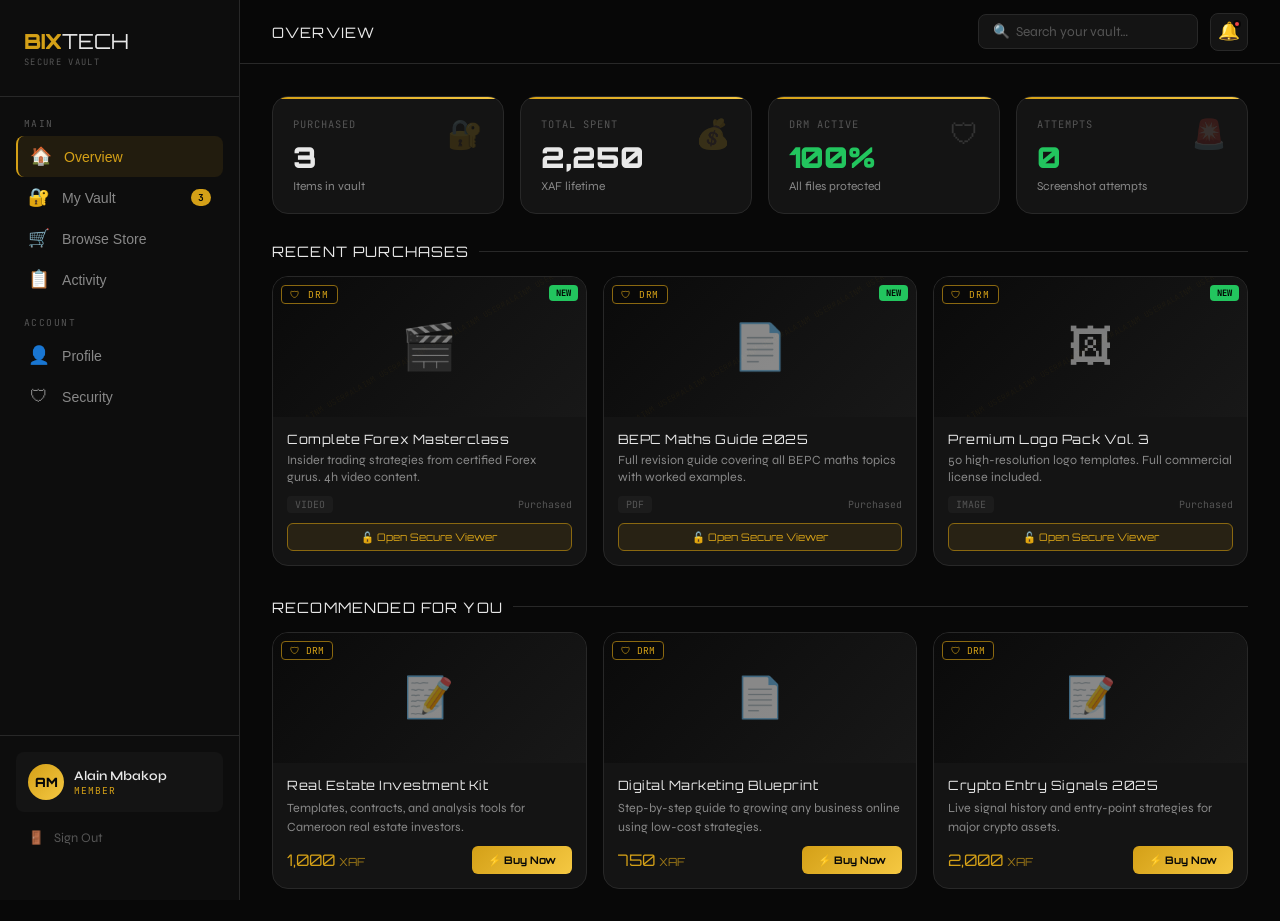
<file: dashboard.html>
<!DOCTYPE html>
<html lang="en">
<head>
  <meta charset="UTF-8"/>
  <meta name="viewport" content="width=device-width, initial-scale=1.0"/>
  <title>My Vault — BIX TECH</title>
  <link rel="preconnect" href="https://fonts.googleapis.com"/>
  <link rel="preconnect" href="https://fonts.gstatic.com" crossorigin/>
  <link href="https://fonts.googleapis.com/css2?family=Orbitron:wght@400;700;900&family=Syne:wght@400;600;800&family=JetBrains+Mono:wght@300;400;700&display=swap" rel="stylesheet"/>
  <style>
    :root {
      --black:#080808; --obsidian:#0d0d0d; --surface:#141414; --surface2:#1c1c1c;
      --border:#282828; --gold:#d4a017; --gold-bright:#f5c842; --gold-dim:#8a6810;
      --text:#e8e8e8; --text-dim:#888; --text-muted:#555;
      --good:#22c55e; --bad:#ef4444; --warn:#f59e0b;
      --radius:8px; --radius-lg:16px;
      --font-display:'Orbitron',monospace; --font-body:'Syne',sans-serif; --font-mono:'JetBrains Mono',monospace;
    }
    *,*::before,*::after{box-sizing:border-box;margin:0;padding:0}
    body{background:var(--black);color:var(--text);font-family:var(--font-body);display:flex;min-height:100vh;overflow-x:hidden}

    /* ── SIDEBAR ── */
    .sidebar{
      width:240px;min-width:240px;background:var(--obsidian);border-right:1px solid var(--border);
      display:flex;flex-direction:column;padding:28px 0;position:fixed;top:0;left:0;height:100vh;z-index:100;
      transition:transform 0.3s;
    }
    .sidebar-logo{padding:0 24px 28px;border-bottom:1px solid var(--border);margin-bottom:20px}
    .logo-bix{font-family:var(--font-display);font-size:1.3rem;font-weight:900;color:var(--gold)}
    .logo-tech{font-family:var(--font-display);font-size:1.3rem;color:var(--text)}
    .logo-sub{font-family:var(--font-mono);font-size:0.55rem;color:var(--text-muted);letter-spacing:0.15em;margin-top:2px}

    .nav-section{padding:0 16px;margin-bottom:8px}
    .nav-section-label{font-family:var(--font-mono);font-size:0.6rem;color:var(--text-muted);letter-spacing:0.15em;padding:0 8px;margin-bottom:6px}
    .nav-item{
      display:flex;align-items:center;gap:12px;padding:10px 12px;border-radius:var(--radius);
      color:var(--text-dim);font-size:0.88rem;cursor:pointer;transition:all 0.2s;border:none;
      background:none;width:100%;text-align:left;text-decoration:none;
    }
    .nav-item:hover{background:var(--surface);color:var(--text)}
    .nav-item.active{background:rgba(212,160,23,0.1);color:var(--gold);border-left:2px solid var(--gold)}
    .nav-item .nav-icon{font-size:1.1rem;width:22px;text-align:center}
    .nav-item .nav-badge{margin-left:auto;background:var(--gold);color:var(--black);font-family:var(--font-mono);font-size:0.6rem;padding:2px 7px;border-radius:10px;font-weight:700}

    .sidebar-bottom{margin-top:auto;padding:16px;border-top:1px solid var(--border)}
    .user-card{display:flex;align-items:center;gap:10px;padding:12px;background:var(--surface);border-radius:var(--radius);cursor:pointer}
    .user-avatar{width:36px;height:36px;background:linear-gradient(135deg,var(--gold),var(--gold-bright));border-radius:50%;display:flex;align-items:center;justify-content:center;font-family:var(--font-display);font-size:0.8rem;color:var(--black);font-weight:900;flex-shrink:0}
    .user-info{min-width:0}
    .user-name{font-size:0.82rem;font-weight:600;white-space:nowrap;overflow:hidden;text-overflow:ellipsis}
    .user-role{font-family:var(--font-mono);font-size:0.6rem;color:var(--gold);letter-spacing:0.1em}

    /* ── MAIN ── */
    .main{margin-left:240px;flex:1;display:flex;flex-direction:column;min-height:100vh}

    .topbar{
      background:rgba(8,8,8,0.9);border-bottom:1px solid var(--border);
      padding:0 32px;height:64px;display:flex;align-items:center;gap:16px;
      position:sticky;top:0;z-index:50;backdrop-filter:blur(12px);
    }
    .topbar-title{font-family:var(--font-display);font-size:0.9rem;letter-spacing:0.08em}
    .topbar-right{margin-left:auto;display:flex;align-items:center;gap:12px}
    .topbar-search{
      background:var(--surface);border:1px solid var(--border);border-radius:var(--radius);
      padding:8px 14px;color:var(--text);font-family:var(--font-body);font-size:0.85rem;outline:none;width:220px;
      transition:border-color 0.2s;
    }
    .topbar-search:focus{border-color:var(--gold)}
    .topbar-search::placeholder{color:var(--text-muted)}
    .notif-btn{
      background:var(--surface);border:1px solid var(--border);border-radius:var(--radius);
      width:38px;height:38px;display:flex;align-items:center;justify-content:center;cursor:pointer;
      font-size:1.1rem;position:relative;transition:border-color 0.2s;
    }
    .notif-btn:hover{border-color:var(--gold)}
    .notif-dot{position:absolute;top:6px;right:6px;width:8px;height:8px;background:var(--bad);border-radius:50%;border:2px solid var(--black)}

    .page-content{padding:32px;flex:1}

    /* ── PANELS ── */
    .panel{display:none}
    .panel.active{display:block}

    /* ── STATS ROW ── */
    .stats-row{display:grid;grid-template-columns:repeat(4,1fr);gap:16px;margin-bottom:28px}
    .stat-card{
      background:var(--surface);border:1px solid var(--border);border-radius:var(--radius-lg);
      padding:20px;position:relative;overflow:hidden;transition:border-color 0.2s;
    }
    .stat-card:hover{border-color:rgba(212,160,23,0.3)}
    .stat-card::before{content:'';position:absolute;top:0;left:0;right:0;height:2px;background:linear-gradient(90deg,var(--gold),var(--gold-bright))}
    .stat-card-label{font-family:var(--font-mono);font-size:0.65rem;color:var(--text-muted);letter-spacing:0.1em;margin-bottom:8px}
    .stat-card-value{font-family:var(--font-display);font-size:1.8rem;font-weight:900;color:var(--text);margin-bottom:4px}
    .stat-card-sub{font-size:0.75rem;color:var(--text-dim)}
    .stat-card-icon{position:absolute;top:20px;right:20px;font-size:1.8rem;opacity:0.15}

    /* ── SECTION TITLE ── */
    .section-title{font-family:var(--font-display);font-size:0.9rem;letter-spacing:0.08em;margin-bottom:16px;display:flex;align-items:center;gap:10px}
    .section-title-line{flex:1;height:1px;background:var(--border)}

    /* ── VAULT GRID ── */
    .vault-grid{display:grid;grid-template-columns:repeat(auto-fill,minmax(260px,1fr));gap:16px;margin-bottom:32px}
    .vault-item{
      background:var(--surface);border:1px solid var(--border);border-radius:var(--radius-lg);
      overflow:hidden;transition:all 0.25s;cursor:pointer;
    }
    .vault-item:hover{border-color:rgba(212,160,23,0.35);transform:translateY(-3px);box-shadow:0 12px 32px rgba(0,0,0,0.4)}
    .vault-thumb{
      height:140px;background:linear-gradient(135deg,#0a0a0a,#181818);
      position:relative;display:flex;align-items:center;justify-content:center;overflow:hidden;
    }
    .vault-thumb-icon{font-size:2.8rem;opacity:0.5;z-index:1}
    .vault-thumb-wm{
      position:absolute;inset:0;display:flex;align-items:center;justify-content:center;
      opacity:0.05;transform:rotate(-30deg);font-family:var(--font-mono);font-size:0.5rem;
      color:var(--gold);pointer-events:none;white-space:nowrap;overflow:hidden;
      word-break:break-all;text-align:center;line-height:2;
    }
    .vault-drm{
      position:absolute;top:8px;left:8px;font-family:var(--font-mono);font-size:0.6rem;
      color:var(--gold);background:rgba(8,8,8,0.85);border:1px solid var(--gold-dim);
      padding:2px 8px;border-radius:4px;letter-spacing:0.1em;
    }
    .vault-new{position:absolute;top:8px;right:8px;background:var(--good);color:#000;font-family:var(--font-mono);font-size:0.55rem;padding:2px 7px;border-radius:4px;font-weight:700}
    .vault-body{padding:14px}
    .vault-title{font-family:var(--font-display);font-size:0.8rem;letter-spacing:0.04em;margin-bottom:4px}
    .vault-meta{display:flex;align-items:center;justify-content:space-between;margin-top:10px}
    .vault-type{font-family:var(--font-mono);font-size:0.62rem;color:var(--text-muted);background:var(--surface2);padding:2px 8px;border-radius:4px}
    .vault-date{font-family:var(--font-mono);font-size:0.62rem;color:var(--text-muted)}
    .vault-open-btn{
      display:flex;align-items:center;gap:6px;background:rgba(212,160,23,0.1);border:1px solid var(--gold-dim);
      color:var(--gold);padding:6px 12px;border-radius:6px;font-family:var(--font-display);font-size:0.65rem;
      cursor:pointer;margin-top:10px;width:100%;justify-content:center;transition:all 0.2s;
    }
    .vault-open-btn:hover{background:rgba(212,160,23,0.2)}

    /* ── EMPTY STATE ── */
    .empty-state{text-align:center;padding:60px 20px;color:var(--text-muted)}
    .empty-state-icon{font-size:3rem;margin-bottom:1rem;opacity:0.4}
    .empty-state h3{font-family:var(--font-display);font-size:1rem;margin-bottom:0.5rem;color:var(--text-dim)}
    .empty-state p{font-size:0.85rem;margin-bottom:1.5rem}

    /* ── STORE BROWSE ── */
    .store-grid{display:grid;grid-template-columns:repeat(auto-fill,minmax(260px,1fr));gap:16px}
    .store-card{
      background:var(--surface);border:1px solid var(--border);border-radius:var(--radius-lg);
      overflow:hidden;transition:all 0.25s;
    }
    .store-card:hover{border-color:rgba(212,160,23,0.3);transform:translateY(-3px)}
    .store-thumb{height:130px;background:linear-gradient(135deg,#0a0a0a,#181818);display:flex;align-items:center;justify-content:center;position:relative;overflow:hidden}
    .store-thumb-icon{font-size:2.5rem;opacity:0.5}
    .store-drm{position:absolute;top:8px;left:8px;font-family:var(--font-mono);font-size:0.6rem;color:var(--gold);background:rgba(8,8,8,0.85);border:1px solid var(--gold-dim);padding:2px 8px;border-radius:4px}
    .store-body{padding:14px}
    .store-title{font-family:var(--font-display);font-size:0.8rem;letter-spacing:0.04em;margin-bottom:6px}
    .store-desc{font-size:0.78rem;color:var(--text-dim);line-height:1.5;margin-bottom:10px}
    .store-footer{display:flex;align-items:center;justify-content:space-between}
    .store-price{font-family:var(--font-display);color:var(--gold);font-size:1rem}
    .store-buy-btn{background:linear-gradient(135deg,var(--gold),var(--gold-bright));color:var(--black);border:none;padding:7px 16px;border-radius:6px;font-family:var(--font-display);font-size:0.65rem;font-weight:700;cursor:pointer;transition:all 0.2s}
    .store-buy-btn:hover{transform:scale(1.05);box-shadow:0 4px 16px rgba(212,160,23,0.4)}

    /* ── ACTIVITY ── */
    .activity-list{display:flex;flex-direction:column;gap:10px}
    .activity-item{display:flex;align-items:flex-start;gap:14px;background:var(--surface);border:1px solid var(--border);border-radius:var(--radius);padding:14px 16px}
    .activity-dot{width:8px;height:8px;border-radius:50%;flex-shrink:0;margin-top:5px}
    .activity-dot.purchase{background:var(--good)}
    .activity-dot.view{background:var(--gold)}
    .activity-dot.alert{background:var(--bad)}
    .activity-body{flex:1}
    .activity-title{font-size:0.85rem;margin-bottom:2px}
    .activity-meta{font-family:var(--font-mono);font-size:0.65rem;color:var(--text-muted)}
    .activity-time{font-family:var(--font-mono);font-size:0.65rem;color:var(--text-muted);margin-left:auto;white-space:nowrap}

    /* ── PROFILE ── */
    .profile-grid{display:grid;grid-template-columns:1fr 1fr;gap:20px;margin-bottom:24px}
    .profile-card{background:var(--surface);border:1px solid var(--border);border-radius:var(--radius-lg);padding:24px}
    .profile-card h3{font-family:var(--font-display);font-size:0.8rem;letter-spacing:0.08em;margin-bottom:16px;color:var(--gold)}
    .profile-avatar-big{width:72px;height:72px;background:linear-gradient(135deg,var(--gold),var(--gold-bright));border-radius:50%;display:flex;align-items:center;justify-content:center;font-family:var(--font-display);font-size:1.5rem;color:var(--black);font-weight:900;margin-bottom:12px}
    .form-group{margin-bottom:14px}
    .form-label{display:block;font-family:var(--font-mono);font-size:0.65rem;letter-spacing:0.1em;color:var(--text-muted);margin-bottom:5px}
    .form-input{width:100%;background:var(--surface2);border:1px solid var(--border);border-radius:var(--radius);color:var(--text);padding:10px 12px;font-family:var(--font-body);font-size:0.88rem;outline:none;transition:border-color 0.2s}
    .form-input:focus{border-color:var(--gold)}
    .form-input:disabled{opacity:0.5;cursor:not-allowed}
    .btn-gold{background:linear-gradient(135deg,var(--gold),var(--gold-bright));color:var(--black);border:none;padding:10px 24px;border-radius:var(--radius);font-family:var(--font-display);font-size:0.75rem;font-weight:700;letter-spacing:0.08em;cursor:pointer;transition:all 0.2s}
    .btn-gold:hover{transform:translateY(-1px);box-shadow:0 6px 20px rgba(212,160,23,0.35)}
    .btn-ghost{background:transparent;color:var(--text);border:1px solid var(--border);padding:10px 24px;border-radius:var(--radius);font-family:var(--font-display);font-size:0.75rem;font-weight:700;cursor:pointer;transition:all 0.2s}
    .btn-ghost:hover{border-color:var(--gold);color:var(--gold)}
    .security-row{display:flex;align-items:center;justify-content:space-between;padding:12px 0;border-bottom:1px solid var(--border)}
    .security-row:last-child{border-bottom:none}
    .security-row-label{font-size:0.85rem}
    .security-row-sub{font-family:var(--font-mono);font-size:0.65rem;color:var(--text-muted);margin-top:2px}
    .badge-ok{font-family:var(--font-mono);font-size:0.65rem;color:var(--good);background:rgba(34,197,94,0.1);padding:3px 10px;border-radius:10px;border:1px solid rgba(34,197,94,0.3)}
    .badge-warn{font-family:var(--font-mono);font-size:0.65rem;color:var(--warn);background:rgba(245,158,11,0.1);padding:3px 10px;border-radius:10px;border:1px solid rgba(245,158,11,0.3)}

    /* ── VIEWER OVERLAY ── */
    .viewer-overlay{position:fixed;inset:0;z-index:500;background:rgba(0,0,0,0.9);backdrop-filter:blur(12px);display:none;align-items:center;justify-content:center;padding:24px}
    .viewer-box{background:var(--surface);border:1px solid var(--border);border-radius:var(--radius-lg);width:100%;max-width:700px;max-height:90vh;overflow:hidden;display:flex;flex-direction:column}
    .viewer-top{display:flex;align-items:center;justify-content:space-between;padding:16px 20px;border-bottom:1px solid var(--border)}
    .viewer-top-title{font-family:var(--font-display);font-size:0.85rem;letter-spacing:0.05em}
    .viewer-drm{font-family:var(--font-mono);font-size:0.6rem;color:var(--gold);border:1px solid var(--gold-dim);padding:3px 10px;border-radius:4px}
    .viewer-close{background:none;border:1px solid var(--border);color:var(--text-dim);width:30px;height:30px;border-radius:50%;cursor:pointer;font-size:0.8rem}
    .viewer-close:hover{border-color:var(--gold);color:var(--gold)}
    .viewer-content{flex:1;position:relative;min-height:300px;display:flex;align-items:center;justify-content:center;background:linear-gradient(135deg,#0a0a0a,#141414);user-select:none;-webkit-user-select:none}
    .viewer-wm{position:absolute;inset:0;display:flex;align-items:center;justify-content:center;opacity:0.05;transform:rotate(-30deg);font-family:var(--font-mono);font-size:0.55rem;color:var(--gold);pointer-events:none;overflow:hidden;text-align:center;line-height:2}
    .viewer-placeholder{text-align:center;z-index:2}
    .viewer-placeholder .vi{font-size:3rem;margin-bottom:1rem}
    .viewer-placeholder h3{font-family:var(--font-display);font-size:0.9rem;color:var(--gold);margin-bottom:0.5rem}
    .viewer-placeholder p{color:var(--text-muted);font-size:0.8rem;line-height:1.6}

    /* ── PAY OVERLAY ── */
    .pay-overlay{position:fixed;inset:0;z-index:600;background:rgba(0,0,0,0.85);backdrop-filter:blur(12px);display:none;align-items:center;justify-content:center;padding:24px}
    .pay-box{background:var(--surface);border:1px solid var(--border);border-radius:var(--radius-lg);width:100%;max-width:420px;padding:32px;position:relative}
    .pay-box-close{position:absolute;top:14px;right:14px;background:none;border:1px solid var(--border);color:var(--text-dim);width:30px;height:30px;border-radius:50%;cursor:pointer;font-size:0.8rem}
    .pay-box-close:hover{border-color:var(--gold);color:var(--gold)}
    .pay-header{text-align:center;margin-bottom:20px}
    .pay-header-icon{font-size:2.5rem;margin-bottom:8px}
    .pay-header h2{font-family:var(--font-display);font-size:1.1rem;letter-spacing:0.08em;margin-bottom:4px}
    .pay-header p{font-family:var(--font-mono);font-size:0.72rem;color:var(--text-muted)}
    .pay-details{background:var(--surface2);border-radius:var(--radius);padding:14px;margin-bottom:16px}
    .pay-row{display:flex;justify-content:space-between;padding:7px 0;border-bottom:1px solid var(--border);font-size:0.83rem}
    .pay-row:last-child{border-bottom:none}
    .pay-row span:first-child{color:var(--text-muted);font-size:0.78rem}
    .pay-note{text-align:center;color:var(--text-muted);font-size:0.75rem;margin-top:12px}
    .success-screen{text-align:center;padding:10px 0}
    .success-icon{font-size:3rem;margin-bottom:12px;animation:popIn 0.4s ease}
    @keyframes popIn{from{transform:scale(0)}to{transform:scale(1)}}

    /* ── BLUR GUARD ── */
    .blur-guard{position:fixed;inset:0;z-index:900;background:rgba(8,8,8,0.96);backdrop-filter:blur(20px);display:none;align-items:center;justify-content:center;text-align:center}
    .blur-guard.show{display:flex}
    .blur-guard h2{font-family:var(--font-display);font-size:2rem;color:var(--gold);margin:1rem 0 0.5rem}
    .blur-guard p{color:var(--text-dim);margin-bottom:1rem}
    .attempt-counter{display:inline-block;background:var(--bad);color:white;padding:4px 14px;border-radius:20px;font-family:var(--font-mono);font-size:0.82rem}

    /* ── FRAUD TOAST ── */
    .fraud-toast{position:fixed;bottom:24px;right:24px;z-index:950;background:var(--bad);color:white;padding:11px 18px;border-radius:var(--radius);font-family:var(--font-mono);font-size:0.8rem;transform:translateY(80px);opacity:0;transition:all 0.35s cubic-bezier(0.34,1.56,0.64,1)}
    .fraud-toast.show{transform:translateY(0);opacity:1}

    /* ── HAMBURGER ── */
    .hamburger{display:none;background:none;border:none;cursor:pointer;flex-direction:column;gap:5px;padding:4px}
    .hamburger span{display:block;width:22px;height:2px;background:var(--text);transition:all 0.3s}

    /* ── RESPONSIVE ── */
    @media(max-width:900px){
      .sidebar{transform:translateX(-100%)}
      .sidebar.open{transform:translateX(0)}
      .main{margin-left:0}
      .stats-row{grid-template-columns:1fr 1fr}
      .profile-grid{grid-template-columns:1fr}
      .hamburger{display:flex}
      .sidebar-overlay{position:fixed;inset:0;background:rgba(0,0,0,0.5);z-index:99;display:none}
      .sidebar-overlay.show{display:block}
    }
    @media(max-width:600px){
      .stats-row{grid-template-columns:1fr 1fr}
      .page-content{padding:20px 16px}
      .topbar{padding:0 16px}
      .topbar-search{display:none}
    }
  </style>
</head>
<body>

<div class="blur-guard" id="blurGuard">
  <div>
    <div style="font-size:3.5rem">⚡</div>
    <h2>CONTENT PROTECTED</h2>
    <p>Screen capture attempt detected.<br/>Return to BIX TECH to continue viewing.</p>
    <span class="attempt-counter" id="attemptCounter">Attempt: 0 / 3</span>
  </div>
</div>

<div class="fraud-toast" id="fraudToast">🚨 Screenshot attempt logged.</div>

<div class="sidebar-overlay" id="sidebarOverlay" onclick="toggleSidebar()"></div>

<!-- ═══ SIDEBAR ═══ -->
<aside class="sidebar" id="sidebar">
  <div class="sidebar-logo">
    <div><span class="logo-bix">BIX</span><span class="logo-tech">TECH</span></div>
    <div class="logo-sub">SECURE VAULT</div>
  </div>

  <div class="nav-section">
    <div class="nav-section-label">MAIN</div>
    <button class="nav-item active" onclick="showPanel('overview',this)">
      <span class="nav-icon">🏠</span> Overview
    </button>
    <button class="nav-item" onclick="showPanel('vault',this)">
      <span class="nav-icon">🔐</span> My Vault
      <span class="nav-badge" id="vaultCount">3</span>
    </button>
    <button class="nav-item" onclick="showPanel('browse',this)">
      <span class="nav-icon">🛒</span> Browse Store
    </button>
    <button class="nav-item" onclick="showPanel('activity',this)">
      <span class="nav-icon">📋</span> Activity
    </button>
  </div>

  <div class="nav-section" style="margin-top:8px">
    <div class="nav-section-label">ACCOUNT</div>
    <button class="nav-item" onclick="showPanel('profile',this)">
      <span class="nav-icon">👤</span> Profile
    </button>
    <button class="nav-item" onclick="showPanel('security',this)">
      <span class="nav-icon">🛡</span> Security
    </button>
  </div>

  <div class="sidebar-bottom">
    <div class="user-card">
      <div class="user-avatar" id="sidebarAvatar">AM</div>
      <div class="user-info">
        <div class="user-name" id="sidebarName">Alain Mbakop</div>
        <div class="user-role">MEMBER</div>
      </div>
    </div>
    <a href="index.html" style="display:flex;align-items:center;gap:10px;padding:10px 12px;color:var(--text-muted);font-size:0.82rem;text-decoration:none;margin-top:8px;border-radius:var(--radius);transition:all 0.2s" onmouseover="this.style.color='var(--bad)'" onmouseout="this.style.color='var(--text-muted)'">
      <span>🚪</span> Sign Out
    </a>
  </div>
</aside>

<!-- ═══ MAIN ═══ -->
<div class="main">
  <!-- Topbar -->
  <div class="topbar">
    <button class="hamburger" onclick="toggleSidebar()">
      <span></span><span></span><span></span>
    </button>
    <span class="topbar-title" id="topbarTitle">OVERVIEW</span>
    <div class="topbar-right">
      <input class="topbar-search" type="text" placeholder="🔍  Search your vault…" oninput="searchVault(this.value)"/>
      <div class="notif-btn" onclick="showPanel('activity',document.querySelector('.nav-item'))">
        🔔<span class="notif-dot"></span>
      </div>
    </div>
  </div>

  <div class="page-content">

    <!-- ══ OVERVIEW ══ -->
    <div class="panel active" id="panel-overview">
      <div class="stats-row">
        <div class="stat-card">
          <div class="stat-card-label">PURCHASED</div>
          <div class="stat-card-value" id="statPurchased">3</div>
          <div class="stat-card-sub">Items in vault</div>
          <div class="stat-card-icon">🔐</div>
        </div>
        <div class="stat-card">
          <div class="stat-card-label">TOTAL SPENT</div>
          <div class="stat-card-value" id="statSpent">2,750</div>
          <div class="stat-card-sub">XAF lifetime</div>
          <div class="stat-card-icon">💰</div>
        </div>
        <div class="stat-card">
          <div class="stat-card-label">DRM ACTIVE</div>
          <div class="stat-card-value" style="color:var(--good)">100%</div>
          <div class="stat-card-sub">All files protected</div>
          <div class="stat-card-icon">🛡</div>
        </div>
        <div class="stat-card">
          <div class="stat-card-label">ATTEMPTS</div>
          <div class="stat-card-value" id="statAttempts" style="color:var(--good)">0</div>
          <div class="stat-card-sub">Screenshot attempts</div>
          <div class="stat-card-icon">🚨</div>
        </div>
      </div>

      <div class="section-title">RECENT PURCHASES <div class="section-title-line"></div></div>
      <div class="vault-grid" id="recentGrid"></div>

      <div class="section-title">RECOMMENDED FOR YOU <div class="section-title-line"></div></div>
      <div class="store-grid" id="recommendGrid"></div>
    </div>

    <!-- ══ MY VAULT ══ -->
    <div class="panel" id="panel-vault">
      <div class="section-title">MY SECURE VAULT <div class="section-title-line"></div></div>
      <div id="vaultEmpty" class="empty-state" style="display:none">
        <div class="empty-state-icon">🔐</div>
        <h3>YOUR VAULT IS EMPTY</h3>
        <p>You haven't purchased any content yet.<br/>Visit the store to find premium content.</p>
        <button class="btn-gold" onclick="showPanel('browse',null)">Browse Store →</button>
      </div>
      <div class="vault-grid" id="vaultGrid"></div>
    </div>

    <!-- ══ BROWSE STORE ══ -->
    <div class="panel" id="panel-browse">
      <div style="display:flex;align-items:center;gap:12px;margin-bottom:20px;flex-wrap:wrap">
        <button class="store-filter-btn active" data-filter="all" onclick="filterStore('all',this)">All</button>
        <button class="store-filter-btn" data-filter="video" onclick="filterStore('video',this)">🎬 Videos</button>
        <button class="store-filter-btn" data-filter="pdf" onclick="filterStore('pdf',this)">📄 PDFs</button>
        <button class="store-filter-btn" data-filter="image" onclick="filterStore('image',this)">🖼 Images</button>
        <button class="store-filter-btn" data-filter="doc" onclick="filterStore('doc',this)">📝 Documents</button>
      </div>
      <div class="store-grid" id="storeGrid"></div>
    </div>

    <!-- ══ ACTIVITY ══ -->
    <div class="panel" id="panel-activity">
      <div class="section-title">ACTIVITY LOG <div class="section-title-line"></div></div>
      <div class="activity-list" id="activityList"></div>
    </div>

    <!-- ══ PROFILE ══ -->
    <div class="panel" id="panel-profile">
      <div class="profile-grid">
        <div class="profile-card">
          <h3>PERSONAL INFO</h3>
          <div class="profile-avatar-big" id="bigAvatar">AM</div>
          <div class="form-group">
            <label class="form-label">FULL NAME</label>
            <input class="form-input" id="profileName" value="Alain Mbakop"/>
          </div>
          <div class="form-group">
            <label class="form-label">EMAIL</label>
            <input class="form-input" id="profileEmail" value="alain@example.com"/>
          </div>
          <div class="form-group">
            <label class="form-label">PHONE (MOMO)</label>
            <input class="form-input" id="profilePhone" value="677000000"/>
          </div>
          <button class="btn-gold" onclick="saveProfile()">Save Changes</button>
        </div>
        <div class="profile-card">
          <h3>CHANGE PASSWORD</h3>
          <div class="form-group">
            <label class="form-label">CURRENT PASSWORD</label>
            <input class="form-input" type="password" placeholder="••••••••"/>
          </div>
          <div class="form-group">
            <label class="form-label">NEW PASSWORD</label>
            <input class="form-input" type="password" placeholder="••••••••"/>
          </div>
          <div class="form-group">
            <label class="form-label">CONFIRM NEW PASSWORD</label>
            <input class="form-input" type="password" placeholder="••••••••"/>
          </div>
          <button class="btn-gold" onclick="showToast('Password updated successfully!','good')">Update Password</button>
        </div>
      </div>
    </div>

    <!-- ══ SECURITY ══ -->
    <div class="panel" id="panel-security">
      <div class="profile-grid">
        <div class="profile-card">
          <h3>SECURITY STATUS</h3>
          <div class="security-row">
            <div><div class="security-row-label">DRM Protection</div><div class="security-row-sub">All purchased content is DRM-locked</div></div>
            <span class="badge-ok">✅ Active</span>
          </div>
          <div class="security-row">
            <div><div class="security-row-label">Screenshot Guard</div><div class="security-row-sub">Blur on focus-loss enabled</div></div>
            <span class="badge-ok">✅ Active</span>
          </div>
          <div class="security-row">
            <div><div class="security-row-label">Forensic Watermark</div><div class="security-row-sub">Your ID is embedded in all content</div></div>
            <span class="badge-ok">✅ Active</span>
          </div>
          <div class="security-row">
            <div><div class="security-row-label">Two-Factor Auth</div><div class="security-row-sub">Extra login protection via MoMo OTP</div></div>
            <span class="badge-warn">⚠ Not Set</span>
          </div>
          <div class="security-row">
            <div><div class="security-row-label">Screenshot Attempts</div><div class="security-row-sub">Recorded this session</div></div>
            <span id="secAttemptBadge" class="badge-ok">0 / 3</span>
          </div>
        </div>
        <div class="profile-card">
          <h3>ACTIVE SESSIONS</h3>
          <div class="activity-list">
            <div class="activity-item">
              <div class="activity-dot purchase"></div>
              <div class="activity-body">
                <div class="activity-title">This Device</div>
                <div class="activity-meta">Chrome · Cameroon · Active now</div>
              </div>
              <div class="activity-time" style="color:var(--good)">Current</div>
            </div>
            <div class="activity-item">
              <div class="activity-dot view"></div>
              <div class="activity-body">
                <div class="activity-title">Mobile Browser</div>
                <div class="activity-meta">Safari · Yaoundé · 2 days ago</div>
              </div>
              <button style="background:none;border:1px solid var(--border);color:var(--bad);padding:4px 10px;border-radius:4px;font-size:0.7rem;cursor:pointer">Revoke</button>
            </div>
          </div>
          <br/>
          <button class="btn-ghost" style="width:100%;color:var(--bad);border-color:var(--bad)" onclick="showToast('All other sessions signed out.','bad')">Sign Out All Other Devices</button>
        </div>
      </div>
    </div>

  </div><!-- /page-content -->
</div><!-- /main -->

<!-- ═══ VIEWER OVERLAY ═══ -->
<div class="viewer-overlay" id="viewerOverlay" onclick="closeViewer(event)">
  <div class="viewer-box" onclick="event.stopPropagation()">
    <div class="viewer-top">
      <span class="viewer-top-title" id="viewerTitle">Document</span>
      <span class="viewer-drm">🛡 DRM ACTIVE</span>
      <button class="viewer-close" onclick="closeViewer()">✕</button>
    </div>
    <div class="viewer-content">
      <div class="viewer-wm" id="viewerWm"></div>
      <div class="viewer-placeholder" id="viewerPlaceholder"></div>
    </div>
  </div>
</div>

<!-- ═══ PAY OVERLAY ═══ -->
<div class="pay-overlay" id="payOverlay" onclick="closePayOverlay(event)">
  <div class="pay-box" onclick="event.stopPropagation()">
    <button class="pay-box-close" onclick="closePayOverlay()">✕</button>
    <div id="payScreen">
      <div class="pay-header">
        <div class="pay-header-icon">🛡</div>
        <h2>QUICK BUY</h2>
        <p>Secure MoMo Transaction · 682613312</p>
      </div>
      <div class="pay-details">
        <div class="pay-row"><span>Content</span><span id="payName">—</span></div>
        <div class="pay-row"><span>Price</span><span id="payPrice" style="color:var(--gold)">—</span></div>
        <div class="pay-row"><span>Merchant</span><span style="font-family:var(--font-mono)">682613312</span></div>
        <div class="pay-row"><span>Security</span><span style="color:var(--good)">🛡 DRM Enabled</span></div>
      </div>
      <div class="form-group">
        <label class="form-label">YOUR MOMO NUMBER</label>
        <input class="form-input" type="tel" id="payPhone" placeholder="6XX XXX XXX" maxlength="9"/>
      </div>
      <button class="btn-gold" style="width:100%;padding:13px" onclick="processPurchase()">⚡ Confirm Payment</button>
      <p class="pay-note">You will receive a MoMo PIN prompt on your phone.</p>
    </div>
    <div id="successScreen" style="display:none" class="success-screen">
      <div class="success-icon">✅</div>
      <h2 style="font-family:var(--font-display);font-size:1.1rem;margin-bottom:8px">PAYMENT SUCCESSFUL</h2>
      <p style="color:var(--text-dim);font-size:0.85rem;margin-bottom:16px">Content added to your secure vault.</p>
      <div class="pay-details">
        <div class="pay-row"><span>TXN ID</span><span class="mono" id="txnId" style="font-family:var(--font-mono)">BIX-00000</span></div>
        <div class="pay-row"><span>DRM</span><span style="color:var(--good)">🛡 Active</span></div>
      </div>
      <button class="btn-gold" style="width:100%;margin-top:16px" onclick="closePayOverlay();showPanel('vault',null)">Open My Vault →</button>
    </div>
  </div>
</div>

<!-- STORE FILTER STYLES -->
<style>
  .store-filter-btn{background:var(--surface);border:1px solid var(--border);color:var(--text-dim);padding:7px 18px;border-radius:20px;font-family:var(--font-mono);font-size:0.72rem;cursor:pointer;transition:all 0.2s}
  .store-filter-btn:hover,.store-filter-btn.active{border-color:var(--gold);color:var(--gold);background:rgba(212,160,23,0.08)}
  .toast-notif{position:fixed;bottom:24px;right:24px;z-index:980;padding:12px 20px;border-radius:var(--radius);font-family:var(--font-mono);font-size:0.8rem;transform:translateY(80px);opacity:0;transition:all 0.35s cubic-bezier(0.34,1.56,0.64,1);pointer-events:none}
  .toast-notif.show{transform:translateY(0);opacity:1}
  .toast-notif.good{background:var(--good);color:#000}
  .toast-notif.bad{background:var(--bad);color:#fff}
  .toast-notif.info{background:var(--gold);color:var(--black)}
</style>
<div class="toast-notif" id="toastNotif"></div>

<script>
// ── DATA ──
const USER = JSON.parse(sessionStorage.getItem('bixUser') || 'null') || {
  name: 'Alain Mbakop', email: 'alain@example.com', phone: '677000000',
};
const CATALOG = [
  {id:1,title:'Complete Forex Masterclass',type:'video',price:1500,desc:'Insider trading strategies from certified Forex gurus. 4h video content.',protected:true},
  {id:2,title:'BEPC Maths Guide 2025',type:'pdf',price:500,desc:'Full revision guide covering all BEPC maths topics with worked examples.',protected:true},
  {id:3,title:'Real Estate Investment Kit',type:'doc',price:1000,desc:'Templates, contracts, and analysis tools for Cameroon real estate investors.',protected:true},
  {id:4,title:'Digital Marketing Blueprint',type:'pdf',price:750,desc:'Step-by-step guide to growing any business online using low-cost strategies.',protected:true},
  {id:5,title:'Premium Logo Pack Vol. 3',type:'image',price:250,desc:'50 high-resolution logo templates. Full commercial license included.',protected:true},
  {id:6,title:'Crypto Entry Signals 2025',type:'doc',price:2000,desc:'Live signal history and entry-point strategies for major crypto assets.',protected:true},
  {id:7,title:'French Grammar Crash Course',type:'video',price:500,desc:'Master French grammar in 30 days. Native-speaker tutor. High-pass rate.',protected:true},
  {id:8,title:'Photography Presets Bundle',type:'image',price:250,desc:'100 Lightroom presets optimised for African landscapes and skin tones.',protected:false},
];
const TYPE_ICONS = {video:'🎬',pdf:'📄',doc:'📝',image:'🖼'};
let PURCHASED = [1,2,5]; // IDs of purchased items
let screenshotAttempts = 0;
let currentPayItem = null;
const ACTIVITIES = [
  {type:'purchase',title:'Purchased: Complete Forex Masterclass',meta:'1,500 XAF · via MoMo',time:'2 days ago'},
  {type:'purchase',title:'Purchased: BEPC Maths Guide 2025',meta:'500 XAF · via MoMo',time:'5 days ago'},
  {type:'purchase',title:'Purchased: Premium Logo Pack Vol. 3',meta:'250 XAF · via MoMo',time:'1 week ago'},
  {type:'view',title:'Viewed: BEPC Maths Guide 2025',meta:'23 minutes session',time:'3 days ago'},
  {type:'view',title:'Viewed: Complete Forex Masterclass',meta:'45 minutes session',time:'2 days ago'},
];

// ── INIT ──
window.addEventListener('DOMContentLoaded', () => {
  // Populate user info
  const initials = USER.name.split(' ').map(n=>n[0]).join('').toUpperCase().slice(0,2);
  document.getElementById('sidebarAvatar').textContent = initials;
  document.getElementById('sidebarName').textContent = USER.name;
  document.getElementById('bigAvatar').textContent = initials;
  document.getElementById('profileName').value = USER.name;
  document.getElementById('profileEmail').value = USER.email;
  document.getElementById('profilePhone').value = USER.phone;

  renderOverview();
  renderVault();
  renderStore();
  renderActivity();
  updateStats();
});

function updateStats() {
  document.getElementById('statPurchased').textContent = PURCHASED.length;
  const spent = PURCHASED.reduce((sum,id)=>{const i=CATALOG.find(c=>c.id===id);return sum+(i?i.price:0);},0);
  document.getElementById('statSpent').textContent = spent.toLocaleString();
  document.getElementById('statAttempts').textContent = screenshotAttempts;
  document.getElementById('statAttempts').style.color = screenshotAttempts > 0 ? 'var(--warn)' : 'var(--good)';
  document.getElementById('vaultCount').textContent = PURCHASED.length;
  document.getElementById('secAttemptBadge').textContent = screenshotAttempts + ' / 3';
  document.getElementById('secAttemptBadge').className = screenshotAttempts > 0 ? 'badge-warn' : 'badge-ok';
}

// ── PANELS ──
function showPanel(name, btn) {
  document.querySelectorAll('.panel').forEach(p=>p.classList.remove('active'));
  document.getElementById('panel-'+name).classList.add('active');
  document.querySelectorAll('.nav-item').forEach(b=>b.classList.remove('active'));
  if(btn) btn.classList.add('active');
  const titles={overview:'OVERVIEW',vault:'MY VAULT',browse:'BROWSE STORE',activity:'ACTIVITY LOG',profile:'PROFILE',security:'SECURITY'};
  document.getElementById('topbarTitle').textContent = titles[name] || name.toUpperCase();
  if(window.innerWidth<900) toggleSidebar(false);
}

// ── RENDER OVERVIEW ──
function renderOverview() {
  const recentGrid = document.getElementById('recentGrid');
  const recent = PURCHASED.slice(-3).map(id=>CATALOG.find(c=>c.id===id)).filter(Boolean);
  recentGrid.innerHTML = recent.length ? recent.map(item=>vaultItemHTML(item,true)).join('') :
    '<p style="color:var(--text-muted);font-size:0.85rem">No purchases yet.</p>';

  const recommendGrid = document.getElementById('recommendGrid');
  const recs = CATALOG.filter(c=>!PURCHASED.includes(c.id)).slice(0,3);
  recommendGrid.innerHTML = recs.map(item=>storeCardHTML(item)).join('');
}

// ── RENDER VAULT ──
function renderVault() {
  const grid = document.getElementById('vaultGrid');
  const empty = document.getElementById('vaultEmpty');
  if(PURCHASED.length === 0){grid.innerHTML='';empty.style.display='block';return;}
  empty.style.display='none';
  const items = PURCHASED.map(id=>CATALOG.find(c=>c.id===id)).filter(Boolean);
  grid.innerHTML = items.map((item,i)=>vaultItemHTML(item, i===items.length-1)).join('');
}

function vaultItemHTML(item, isNew=false) {
  const wmText = Array(10).fill(`USER#${USER.name.replace(/\s/g,'').toUpperCase().slice(0,6)}`).join('  ');
  return `
  <div class="vault-item" onclick="openViewer(${item.id})">
    <div class="vault-thumb">
      <div class="vault-thumb-icon">${TYPE_ICONS[item.type]||'📦'}</div>
      ${item.protected?'<div class="vault-drm">🛡 DRM</div>':''}
      ${isNew?'<div class="vault-new">NEW</div>':''}
      <div class="vault-thumb-wm">${wmText}</div>
    </div>
    <div class="vault-body">
      <div class="vault-title">${item.title}</div>
      <div style="font-size:0.78rem;color:var(--text-dim);line-height:1.4;margin-top:4px">${item.desc}</div>
      <div class="vault-meta">
        <span class="vault-type">${item.type.toUpperCase()}</span>
        <span class="vault-date">Purchased</span>
      </div>
      <button class="vault-open-btn">🔓 Open Secure Viewer</button>
    </div>
  </div>`;
}

// ── RENDER STORE ──
function renderStore(filter='all') {
  const grid = document.getElementById('storeGrid');
  const items = filter==='all' ? CATALOG : CATALOG.filter(c=>c.type===filter);
  grid.innerHTML = items.map(item=>storeCardHTML(item)).join('');
}

function storeCardHTML(item) {
  const owned = PURCHASED.includes(item.id);
  return `
  <div class="store-card">
    <div class="store-thumb">
      <div class="store-thumb-icon">${TYPE_ICONS[item.type]||'📦'}</div>
      ${item.protected?'<div class="store-drm">🛡 DRM</div>':''}
    </div>
    <div class="store-body">
      <div class="store-title">${item.title}</div>
      <div class="store-desc">${item.desc}</div>
      <div class="store-footer">
        <div class="store-price">${item.price.toLocaleString()} <span style="font-size:0.7rem;opacity:0.7">XAF</span></div>
        ${owned
          ? '<button class="store-buy-btn" style="background:var(--surface2);color:var(--good);border:1px solid var(--good)" onclick="openViewer('+item.id+')">✅ Owned</button>'
          : '<button class="store-buy-btn" onclick="buyItem('+item.id+')">⚡ Buy Now</button>'
        }
      </div>
    </div>
  </div>`;
}

function filterStore(f, btn) {
  document.querySelectorAll('.store-filter-btn').forEach(b=>b.classList.remove('active'));
  btn.classList.add('active');
  renderStore(f);
}

// ── RENDER ACTIVITY ──
function renderActivity() {
  document.getElementById('activityList').innerHTML = ACTIVITIES.map(a=>`
    <div class="activity-item">
      <div class="activity-dot ${a.type}"></div>
      <div class="activity-body">
        <div class="activity-title">${a.title}</div>
        <div class="activity-meta">${a.meta}</div>
      </div>
      <div class="activity-time">${a.time}</div>
    </div>`).join('');
}

// ── VIEWER ──
function openViewer(id) {
  const item = CATALOG.find(c=>c.id===id);
  if(!item) return;
  document.getElementById('viewerTitle').textContent = item.title;
  const wmText = Array(30).fill(`USER#${USER.name.replace(/\s/g,'').toUpperCase().slice(0,6)}`).join('  ');
  document.getElementById('viewerWm').textContent = wmText;

  const icons = {video:'🎬 HARDWARE DRM ACTIVE\nVideo stream protected by Widevine EME.\nScreen recorders will show a black screen.',pdf:'📄 CANVAS-RENDERED PDF\nDocument rendered via Canvas API.\nSave Image / Print Screen commands are blocked.',doc:'📝 ENCRYPTED DOCUMENT\nFile is stored in browser sandbox (IndexedDB).\nCannot be exported or saved locally.',image:'🖼 PROTECTED IMAGE\nRendered as Canvas element.\nRight-click, Save Image and Print Screen are blocked.'};
  const [icon,...lines] = (icons[item.type]||'📦 SECURE VIEWER\nContent is fully DRM-protected.').split('\n');
  document.getElementById('viewerPlaceholder').innerHTML = `
    <div class="vi">${icon}</div>
    <h3>${lines[0]||'SECURE VIEWER'}</h3>
    <p>${lines.slice(1).join('<br>')}</p>`;

  const ov = document.getElementById('viewerOverlay');
  ov.style.display='flex';
  ACTIVITIES.unshift({type:'view',title:'Viewing: '+item.title,meta:'DRM Active · Session started',time:'Just now'});
  renderActivity();
}

function closeViewer(e) {
  if(!e || e.target===document.getElementById('viewerOverlay')) {
    document.getElementById('viewerOverlay').style.display='none';
  }
}

// ── PAYMENT ──
function buyItem(id) {
  const item = CATALOG.find(c=>c.id===id);
  if(!item) return;
  currentPayItem = item;
  document.getElementById('payName').textContent = item.title;
  document.getElementById('payPrice').textContent = item.price.toLocaleString()+' XAF';
  document.getElementById('payPhone').value = USER.phone || '';
  document.getElementById('payScreen').style.display='block';
  document.getElementById('successScreen').style.display='none';
  const ov = document.getElementById('payOverlay');
  ov.style.display='flex';
}

function closePayOverlay(e) {
  if(!e || e.target===document.getElementById('payOverlay'))
    document.getElementById('payOverlay').style.display='none';
}

function processPurchase() {
  const phone = document.getElementById('payPhone').value.trim();
  if(!phone||phone.length<9){showToast('Enter a valid 9-digit MoMo number.','bad');return;}
  const btn = document.querySelector('#payScreen .btn-gold');
  btn.textContent='⏳ Processing...'; btn.disabled=true;
  setTimeout(()=>{
    btn.textContent='⚡ Confirm Payment'; btn.disabled=false;
    if(currentPayItem&&!PURCHASED.includes(currentPayItem.id)){
      PURCHASED.push(currentPayItem.id);
      ACTIVITIES.unshift({type:'purchase',title:'Purchased: '+currentPayItem.title,meta:currentPayItem.price.toLocaleString()+' XAF · via MoMo',time:'Just now'});
      renderVault();renderOverview();renderStore();renderActivity();updateStats();
    }
    document.getElementById('txnId').textContent='BIX-'+Math.floor(Math.random()*90000+10000);
    document.getElementById('payScreen').style.display='none';
    document.getElementById('successScreen').style.display='block';
  },2200);
}

// ── PROFILE ──
function saveProfile() {
  USER.name = document.getElementById('profileName').value;
  USER.email = document.getElementById('profileEmail').value;
  USER.phone = document.getElementById('profilePhone').value;
  const initials = USER.name.split(' ').map(n=>n[0]).join('').toUpperCase().slice(0,2);
  document.getElementById('sidebarAvatar').textContent = initials;
  document.getElementById('sidebarName').textContent = USER.name;
  document.getElementById('bigAvatar').textContent = initials;
  sessionStorage.setItem('bixUser', JSON.stringify(USER));
  showToast('Profile saved successfully!','good');
}

// ── SEARCH ──
function searchVault(query) {
  if(!query.trim()){renderVault();return;}
  const q = query.toLowerCase();
  const found = PURCHASED.map(id=>CATALOG.find(c=>c.id===id)).filter(i=>i&&i.title.toLowerCase().includes(q));
  const grid = document.getElementById('vaultGrid');
  showPanel('vault',null);
  if(!found.length){grid.innerHTML='<div class="empty-state"><div class="empty-state-icon">🔍</div><h3>NO RESULTS</h3><p>No vault items match "'+query+'"</p></div>';return;}
  grid.innerHTML = found.map(item=>vaultItemHTML(item,false)).join('');
}

// ── ANTI-PIRACY ──
document.addEventListener('visibilitychange',()=>{
  if(document.hidden&&document.getElementById('viewerOverlay').style.display==='flex') handleAttempt();
});
document.addEventListener('keyup',e=>{
  if(e.key==='PrintScreen'||(e.key==='p'&&e.ctrlKey&&e.shiftKey)){
    if(document.getElementById('viewerOverlay').style.display==='flex') handleAttempt();
  }
});
document.addEventListener('contextmenu',e=>{
  if(e.target.closest('.viewer-content,.vault-thumb')){e.preventDefault();showToast('Right-click disabled on protected content.','bad');}
});

function handleAttempt(){
  screenshotAttempts++;
  updateStats();
  document.getElementById('attemptCounter').textContent='Attempt: '+screenshotAttempts+' / 3';
  if(screenshotAttempts>=3){
    document.querySelector('.blur-guard h2').textContent='ACCOUNT FROZEN';
    document.querySelector('.blur-guard p').innerHTML='You exceeded the screenshot limit.<br/>Your account has been suspended.';
    document.getElementById('blurGuard').classList.add('show');
    return;
  }
  document.getElementById('blurGuard').classList.add('show');
  showToast('Screenshot attempt logged! ('+screenshotAttempts+'/3)','bad');
  setTimeout(()=>document.getElementById('blurGuard').classList.remove('show'),3000);
}

// ── TOAST ──
function showToast(msg,type='info'){
  const t=document.getElementById('toastNotif');
  t.textContent=msg; t.className='toast-notif '+type+' show';
  setTimeout(()=>t.classList.remove('show'),3500);
}

// ── SIDEBAR ──
function toggleSidebar(forceClose){
  const s=document.getElementById('sidebar');
  const o=document.getElementById('sidebarOverlay');
  const isOpen=s.classList.contains('open');
  if(forceClose===false||isOpen){s.classList.remove('open');o.classList.remove('show');}
  else{s.classList.add('open');o.classList.add('show');}
}
</script>
</body>
</html>
</file>
